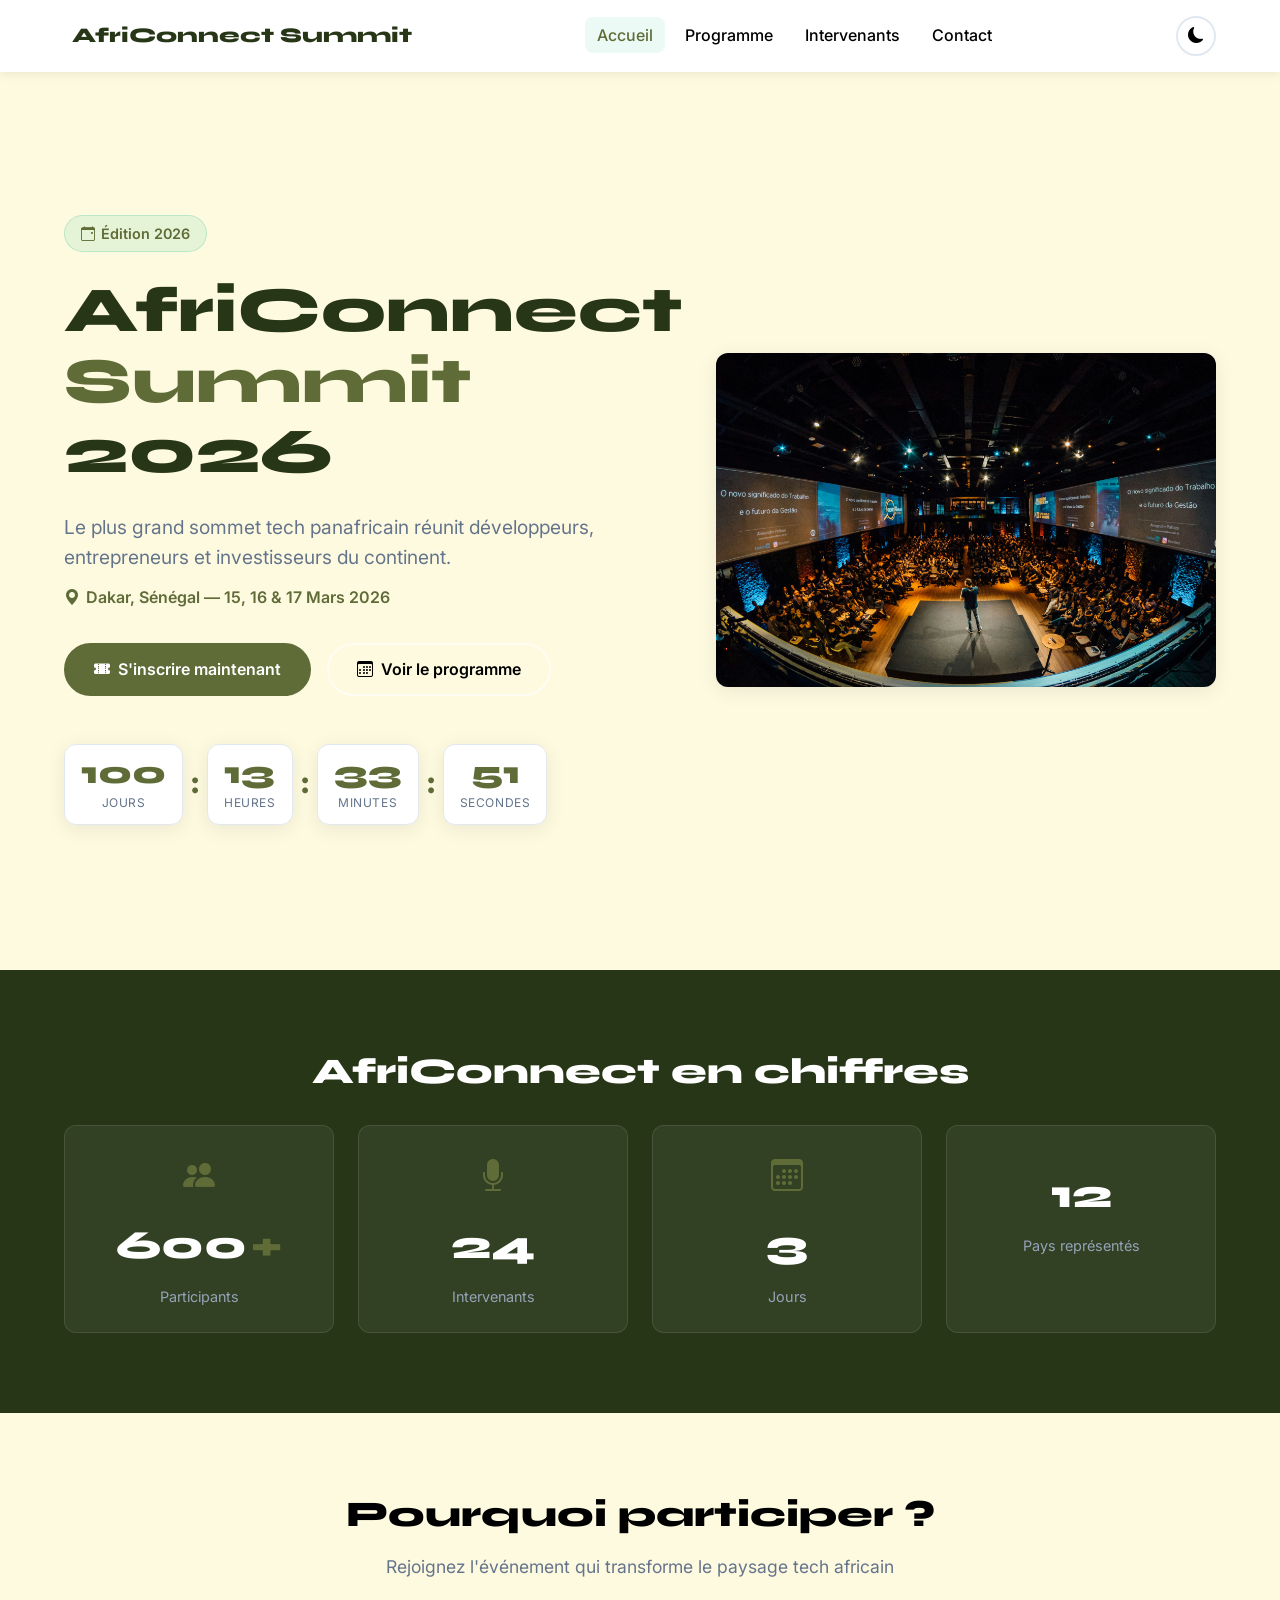
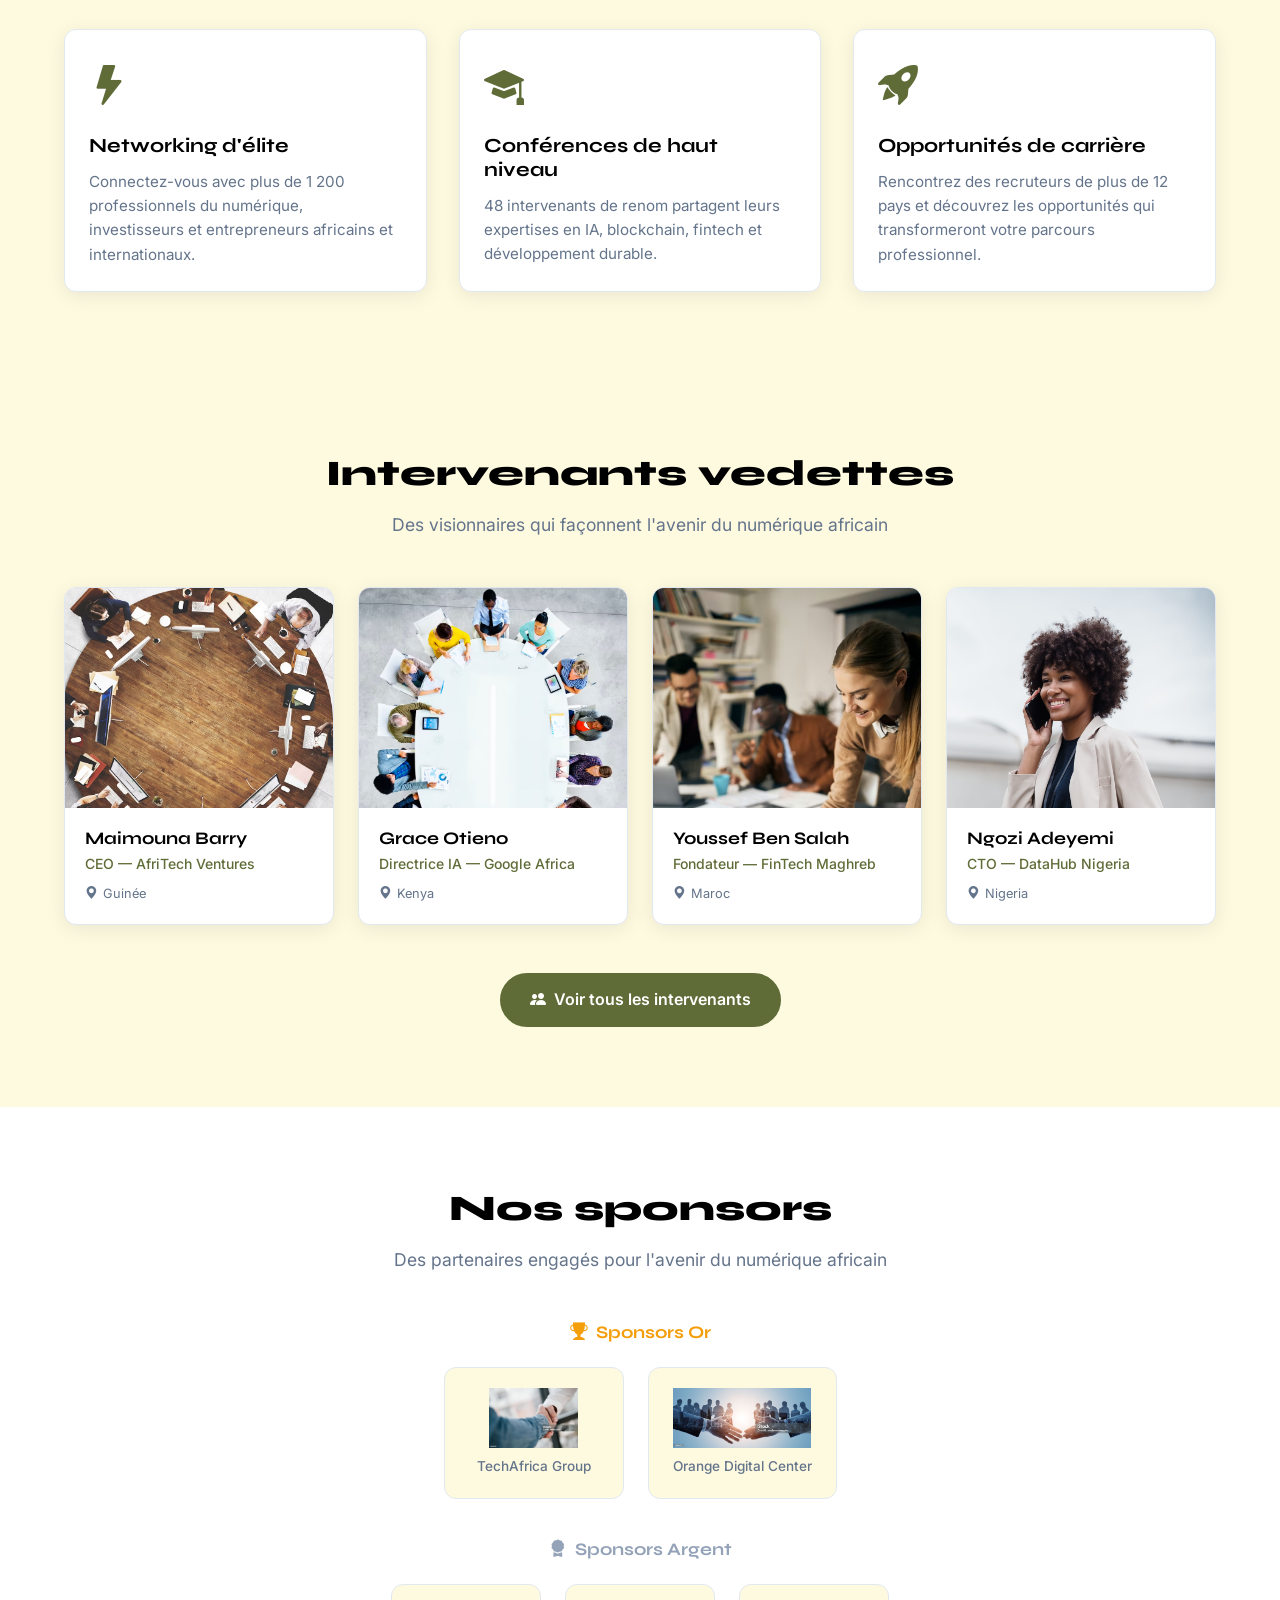
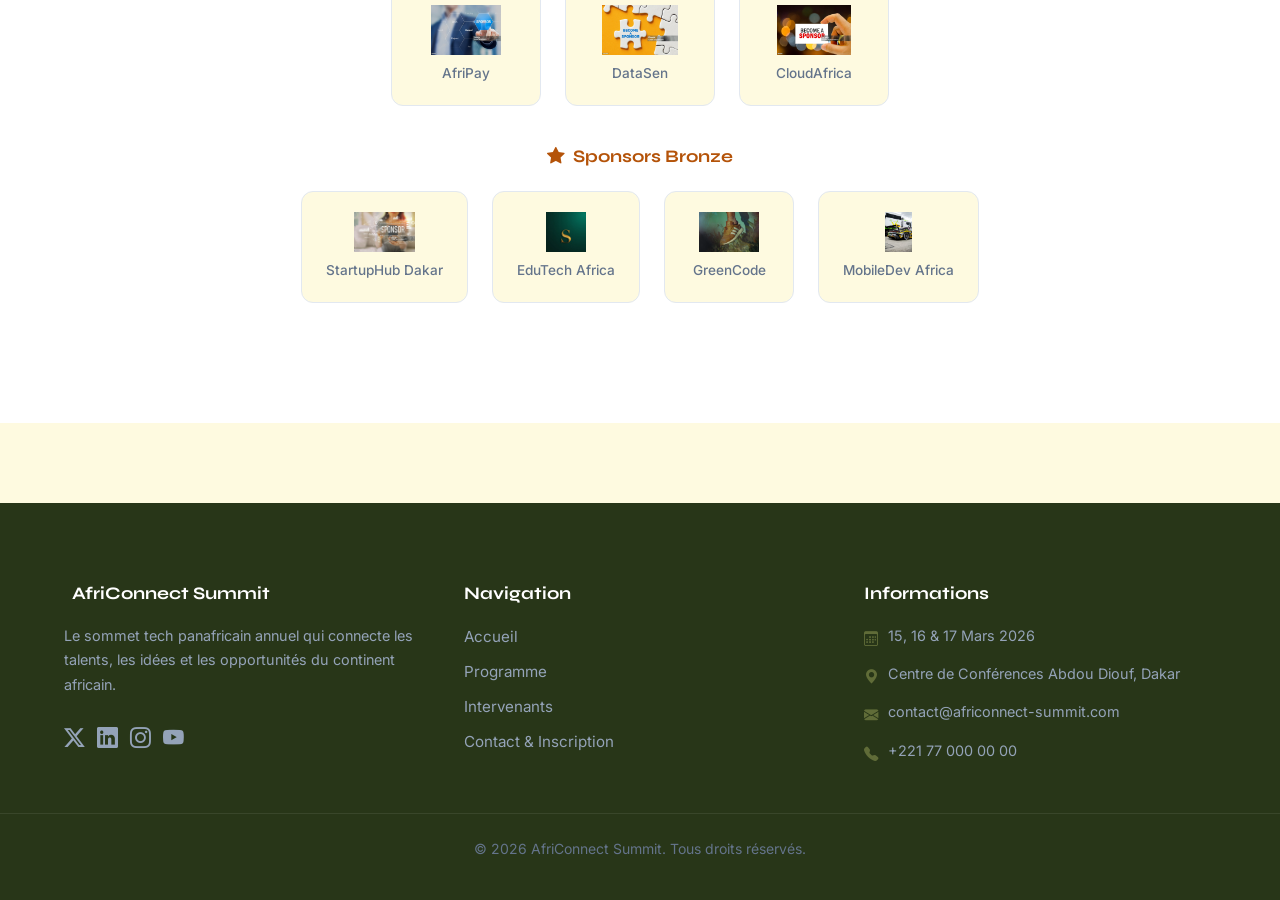
<file: index.html>
<!doctype html>
<html lang="fr">
  <head>
    <meta charset="UTF-8" />
    <meta name="viewport" content="width=device-width, initial-scale=1.0" />
    <title>AfriConnect Summit 2026 — Accueil</title>

    <!-- Bootstrap Icons via CDN -->
    <link
      rel="stylesheet"
      href="https://cdn.jsdelivr.net/npm/bootstrap-icons@1.11.3/font/bootstrap-icons.min.css"
    />

    <!-- Google Fonts : Syne (titres) + Inter (corps) -->
    <link
      href="https://fonts.googleapis.com/css2?family=Syne:wght@400;700;800&family=Inter:wght@400;500;600&display=swap"
      rel="stylesheet"
    />

    <!-- CSS personnalisé : UN SEUL fichier CSS, pas de CSS inline -->
    <link rel="stylesheet" href="css/style.css" />
  </head>

  <body>
    <!--  NAVBAR -->
    <header>
      <nav class="navbar" id="navbar">
        <div class="nav-container">
          <!-- Logo -->
          <a
            href="index.html"
            class="nav-logo"
            aria-label="Accueil AfriConnect Summit"
          >
            <i class="bi bi-globe-africa" aria-hidden="true"></i>
            AfriConnect Summit
          </a>

          <!-- Liens de navigation (cachés sur mobile, visibles sur desktop) -->
          <ul class="nav-links" id="navLinks">
            <li>
              <a href="index.html" class="nav-link active" aria-current="page"
                >Accueil</a
              >
            </li>
            <li><a href="programme.html" class="nav-link">Programme</a></li>
            <li>
              <a href="intervenants.html" class="nav-link">Intervenants</a>
            </li>
            <li><a href="contact.html" class="nav-link">Contact</a></li>
          </ul>

          <!-- Actions navbar -->
          <div class="nav-actions">
            <!-- Bouton Dark/Light Mode -->
            <!-- id="darkModeToggle" ciblé par JavaScript -->
            <button
              id="darkModeToggle"
              class="btn-dark-mode"
              aria-label="Activer le mode sombre"
            >
              <i class="bi bi-moon-fill" aria-hidden="true"></i>
            </button>

            <!-- Bouton hamburger mobile -->
            <!-- id="hamburger" ciblé par JavaScript -->
            <button
              id="hamburger"
              class="btn-hamburger"
              aria-label="Ouvrir le menu"
              aria-expanded="false"
              aria-controls="navLinks"
            >
              <i class="bi bi-list" aria-hidden="true"></i>
            </button>
          </div>
        </div>
      </nav>
    </header>

    <!-- CONTENU PRINCIPAL -->
    <main>
      <!--  SECTION HERO -->
      <!--
        min-height: 100vh → prend tout l'écran
        Animation CSS au chargement définie dans style.css
        Compte à rebours mis à jour par JavaScript dans main.js
      -->
      <section class="hero-section animate-section" id="hero">
        <div class="hero-content">
          <!-- Badge événement -->
          <span class="hero-badge">
            <i class="bi bi-calendar-event" aria-hidden="true"></i>
            Édition 2026
          </span>

          <!-- Titre principal H1 -->
          <h1 class="hero-title">
            AfriConnect <span class="text-accent">Summit</span> 2026
          </h1>

          <!-- Sous-titre avec lieu et dates fictives -->
          <p class="hero-subtitle">
            Le plus grand sommet tech panafricain réunit développeurs,
            entrepreneurs et investisseurs du continent.
          </p>
          <p class="hero-location">
            <i class="bi bi-geo-alt-fill" aria-hidden="true"></i>
            Dakar, Sénégal — 15, 16 & 17 Mars 2026
          </p>

          <!-- Deux boutons CTA -->
          <div class="hero-buttons">
            <a href="contact.html" class="btn btn-primary">
              <i class="bi bi-ticket-perforated-fill" aria-hidden="true"></i>
              S'inscrire maintenant
            </a>
            <a href="programme.html" class="btn btn-secondary">
              <i class="bi bi-calendar3" aria-hidden="true"></i>
              Voir le programme
            </a>
          </div>

          <!-- Compte à rebours en temps réel -->
          <!--
            JavaScript (main.js) met à jour les chiffres toutes les secondes
            avec setInterval() et calcule la différence avec la date de l'événement
          -->
          <div
            class="countdown"
            role="region"
            aria-label="Compte à rebours avant l'événement"
          >
            <div class="countdown-item">
              <span class="countdown-number" id="countdown-jours">00</span>
              <span class="countdown-label">Jours</span>
            </div>
            <div class="countdown-separator" aria-hidden="true">:</div>
            <div class="countdown-item">
              <span class="countdown-number" id="countdown-heures">00</span>
              <span class="countdown-label">Heures</span>
            </div>
            <div class="countdown-separator" aria-hidden="true">:</div>
            <div class="countdown-item">
              <span class="countdown-number" id="countdown-minutes">00</span>
              <span class="countdown-label">Minutes</span>
            </div>
            <div class="countdown-separator" aria-hidden="true">:</div>
            <div class="countdown-item">
              <span class="countdown-number" id="countdown-secondes">00</span>
              <span class="countdown-label">Secondes</span>
            </div>
          </div>
        </div>

        <!-- Image héro -->
        <div class="hero-image">
          <img
            src="images/alexandre-pellaes-6vAjp0pscX0-unsplash.jpg"
            alt="Salle de conférence AfriConnect Summit 2026 à Dakar remplie de participants"
          />
        </div>
      </section>

      <!-- SECTION CHIFFRES CLÉS -->
      <!--
        CSS Grid responsive défini dans style.css
        Compteurs animés par JavaScript (IntersectionObserver) dans main.js
        data-target = valeur finale du compteur
      -->
      <section class="stats-section animate-section" id="chiffres-cles">
        <div class="section-container">
          <h2 class="section-title">AfriConnect en chiffres</h2>

          <div class="stats-grid">
            <div class="stat-card">
              <i class="bi bi-people-fill stat-icon" aria-hidden="true"></i>
              <span class="stat-number" data-target="1200">0</span>
              <span class="stat-suffix">+</span>
              <span class="stat-label">Participants</span>
            </div>

            <div class="stat-card">
              <i class="bi bi-mic-fill stat-icon" aria-hidden="true"></i>
              <span class="stat-number" data-target="48">0</span>
              <span class="stat-label">Intervenants</span>
            </div>

            <div class="stat-card">
              <i class="bi bi-calendar3 stat-icon" aria-hidden="true"></i>
              <span class="stat-number" data-target="3">0</span>
              <span class="stat-label">Jours</span>
            </div>

            <div class="stat-card">
              <i class="bi bi-globe-africa stat-icon" aria-hidden="true"></i>
              <span class="stat-number" data-target="12">0</span>
              <span class="stat-label">Pays représentés</span>
            </div>
          </div>
        </div>
      </section>

      <!--  SECTION POURQUOI PARTICIPER-->
      <!--
        3 arguments en Flexbox
        Chaque argument : icône + titre + description
        Animation au scroll via IntersectionObserver (main.js)
      -->
      <section class="why-section animate-section" id="pourquoi">
        <div class="section-container">
          <h2 class="section-title">Pourquoi participer ?</h2>
          <p class="section-subtitle">
            Rejoignez l'événement qui transforme le paysage tech africain
          </p>

          <div class="why-flex">
            <article class="why-card">
              <i class="bi bi-lightning-fill why-icon" aria-hidden="true"></i>
              <h3>Networking d'élite</h3>
              <p>
                Connectez-vous avec plus de 1 200 professionnels du numérique,
                investisseurs et entrepreneurs africains et internationaux.
              </p>
            </article>

            <article class="why-card">
              <i class="bi bi-mortarboard-fill why-icon" aria-hidden="true"></i>
              <h3>Conférences de haut niveau</h3>
              <p>
                48 intervenants de renom partagent leurs expertises en IA,
                blockchain, fintech et développement durable.
              </p>
            </article>

            <article class="why-card">
              <i
                class="bi bi-rocket-takeoff-fill why-icon"
                aria-hidden="true"
              ></i>
              <h3>Opportunités de carrière</h3>
              <p>
                Rencontrez des recruteurs de plus de 12 pays et découvrez les
                opportunités qui transformeront votre parcours professionnel.
              </p>
            </article>
          </div>
        </div>
      </section>

      <!--  SECTION INTERVENANTS VEDETTES-->
      <!--
        4 intervenants fictifs en CSS Grid
        Effets hover définis dans style.css
        Bouton de redirection vers intervenants.html
      -->
      <section
        class="speakers-section animate-section"
        id="intervenants-vedettes"
      >
        <div class="section-container">
          <h2 class="section-title">Intervenants vedettes</h2>
          <p class="section-subtitle">
            Des visionnaires qui façonnent l'avenir du numérique africain
          </p>

          <div class="speakers-grid">
            <!-- Intervenant 1 -->
            <article class="speaker-card">
              <div class="speaker-photo">
                <img
                  src="images/premium_photo-1723809767666-fb1cd419561f.avif"
                  alt="Photo de Maimouna Barry, CEO AfriTech Ventures, Guinée"
                />
              </div>
              <div class="speaker-info">
                <h3 class="speaker-name">Maimouna Barry</h3>
                <p class="speaker-title">CEO — AfriTech Ventures</p>
                <p class="speaker-country">
                  <i class="bi bi-geo-alt-fill" aria-hidden="true"></i>
                  Guinée
                </p>
              </div>
            </article>

            <!-- Intervenant 2 -->
            <article class="speaker-card">
              <div class="speaker-photo">
                <img
                  src="images/premium_photo-1723291331030-d6874d63e5bf.avif"
                  alt="Photo de Grace Otieno, Directrice IA chez Google Africa, Kenya"
                />
              </div>
              <div class="speaker-info">
                <h3 class="speaker-name">Grace Otieno</h3>
                <p class="speaker-title">Directrice IA — Google Africa</p>
                <p class="speaker-country">
                  <i class="bi bi-geo-alt-fill" aria-hidden="true"></i>
                  Kenya
                </p>
              </div>
            </article>

            <!-- Intervenant 3 -->
            <article class="speaker-card">
              <div class="speaker-photo">
                <img
                  src="images/premium_photo-1661945966032-e8b85e3ca016.avif"
                  alt="Photo de Youssef Ben Salah, Fondateur FinTech Maghreb, Maroc"
                />
              </div>
              <div class="speaker-info">
                <h3 class="speaker-name">Youssef Ben Salah</h3>
                <p class="speaker-title">Fondateur — FinTech Maghreb</p>
                <p class="speaker-country">
                  <i class="bi bi-geo-alt-fill" aria-hidden="true"></i>
                  Maroc
                </p>
              </div>
            </article>

            <!-- Intervenant 4 -->
            <article class="speaker-card">
              <div class="speaker-photo">
                <img
                  src="images/pexels-mizunokozuki-12911890.jpg"
                  alt="Photo de Ngozi Adeyemi, CTO DataHub Nigeria, Nigeria"
                />
              </div>
              <div class="speaker-info">
                <h3 class="speaker-name">Ngozi Adeyemi</h3>
                <p class="speaker-title">CTO — DataHub Nigeria</p>
                <p class="speaker-country">
                  <i class="bi bi-geo-alt-fill" aria-hidden="true"></i>
                  Nigeria
                </p>
              </div>
            </article>
          </div>

          <!-- Bouton de redirection vers intervenants.html -->
          <div class="section-cta">
            <a href="intervenants.html" class="btn btn-primary">
              <i class="bi bi-people-fill" aria-hidden="true"></i>
              Voir tous les intervenants
            </a>
          </div>
        </div>
      </section>

      <!-- SECTION SPONSORS  -->
      <!--
        3 niveaux : Or, Argent, Bronze
        Différenciés visuellement par la taille
        Disposition en Flexbox
      -->
      <section class="sponsors-section animate-section" id="sponsors">
        <div class="section-container">
          <h2 class="section-title">Nos sponsors</h2>
          <p class="section-subtitle">
            Des partenaires engagés pour l'avenir du numérique africain
          </p>

          <!-- Niveau Or -->
          <div class="sponsors-level">
            <h3 class="sponsor-level-title sponsor-or">
              <i class="bi bi-trophy-fill" aria-hidden="true"></i>
              Sponsors Or
            </h3>
            <div class="sponsors-flex sponsors-flex-or">
              <div class="sponsor-card sponsor-card-or">
                <img
                  src="images/istockphoto-1367530390-1024x1024.jpg"
                  alt="Logo du sponsor Or : TechAfrica Group"
                />
                <span>TechAfrica Group</span>
              </div>
              <div class="sponsor-card sponsor-card-or">
                <img
                  src="images/istockphoto-1315541777-1024x1024.jpg"
                  alt="Logo du sponsor Or : Orange Digital Center"
                />
                <span>Orange Digital Center</span>
              </div>
            </div>
          </div>

          <!-- Niveau Argent -->
          <div class="sponsors-level">
            <h3 class="sponsor-level-title sponsor-argent">
              <i class="bi bi-award-fill" aria-hidden="true"></i>
              Sponsors Argent
            </h3>
            <div class="sponsors-flex sponsors-flex-argent">
              <div class="sponsor-card sponsor-card-argent">
                <img
                  src="images/istockphoto-520948744-1024x1024.jpg"
                  alt="Logo du sponsor Argent : AfriPay"
                />
                <span>AfriPay</span>
              </div>
              <div class="sponsor-card sponsor-card-argent">
                <img
                  src="images/istockphoto-1320739633-1024x1024.jpg"
                  alt="Logo du sponsor Argent : DataSen"
                />
                <span>DataSen</span>
              </div>
              <div class="sponsor-card sponsor-card-argent">
                <img
                  src="images/istockphoto-881120664-1024x1024.jpg"
                  alt="Logo du sponsor Argent : CloudAfrica"
                />
                <span>CloudAfrica</span>
              </div>
            </div>
          </div>

          <!-- Niveau Bronze -->
          <div class="sponsors-level">
            <h3 class="sponsor-level-title sponsor-bronze">
              <i class="bi bi-star-fill" aria-hidden="true"></i>
              Sponsors Bronze
            </h3>
            <div class="sponsors-flex sponsors-flex-bronze">
              <div class="sponsor-card sponsor-card-bronze">
                <img
                  src="images/istockphoto-1090652266-1024x1024.jpg"
                  alt="Logo du sponsor Bronze : StartupHub Dakar"
                />
                <span>StartupHub Dakar</span>
              </div>
              <div class="sponsor-card sponsor-card-bronze">
                <img
                  src="images/premium_photo-1669075651564-2089e87a9920.avif"
                  alt="Logo du sponsor Bronze : EduTech Africa"
                />
                <span>EduTech Africa</span>
              </div>
              <div class="sponsor-card sponsor-card-bronze">
                <img
                  src="images/photo-1551421184-c6be252c2b26.avif"
                  alt="Logo du sponsor Bronze : GreenCode"
                />
                <span>GreenCode</span>
              </div>
              <div class="sponsor-card sponsor-card-bronze">
                <img
                  src="images/photo-1657702540736-df73455afb29.avif"
                  alt="Logo du sponsor Bronze : MobileDev Africa"
                />
                <span>MobileDev Africa</span>
              </div>
            </div>
          </div>
        </div>
      </section>
    </main>

    <!--  FOOTER -->
    <!--
      3 colonnes en Flexbox défini dans style.css
      id="currentYear" → JavaScript injecte l'année avec new Date().getFullYear()
    -->
    <footer class="site-footer">
      <div class="footer-container">
        <!-- Colonne 1 : À propos -->
        <div class="footer-col">
          <h3 class="footer-title">
            <i class="bi bi-globe-africa" aria-hidden="true"></i>
            AfriConnect Summit
          </h3>
          <p class="footer-desc">
            Le sommet tech panafricain annuel qui connecte les talents, les
            idées et les opportunités du continent africain.
          </p>
          <!-- Réseaux sociaux -->
          <div class="footer-socials">
            <a href="#" aria-label="Twitter AfriConnect Summit">
              <i class="bi bi-twitter-x" aria-hidden="true"></i>
            </a>
            <a href="#" aria-label="LinkedIn AfriConnect Summit">
              <i class="bi bi-linkedin" aria-hidden="true"></i>
            </a>
            <a href="#" aria-label="Instagram AfriConnect Summit">
              <i class="bi bi-instagram" aria-hidden="true"></i>
            </a>
            <a href="#" aria-label="YouTube AfriConnect Summit">
              <i class="bi bi-youtube" aria-hidden="true"></i>
            </a>
          </div>
        </div>

        <!-- Colonne 2 : Navigation -->
        <div class="footer-col">
          <h3 class="footer-title">Navigation</h3>
          <ul class="footer-links">
            <li><a href="index.html">Accueil</a></li>
            <li><a href="programme.html">Programme</a></li>
            <li><a href="intervenants.html">Intervenants</a></li>
            <li><a href="contact.html">Contact & Inscription</a></li>
          </ul>
        </div>

        <!-- Colonne 3 : Informations pratiques -->
        <div class="footer-col">
          <h3 class="footer-title">Informations</h3>
          <ul class="footer-info">
            <li>
              <i class="bi bi-calendar3" aria-hidden="true"></i>
              15, 16 & 17 Mars 2026
            </li>
            <li>
              <i class="bi bi-geo-alt-fill" aria-hidden="true"></i>
              Centre de Conférences Abdou Diouf, Dakar
            </li>
            <li>
              <i class="bi bi-envelope-fill" aria-hidden="true"></i>
              contact@africonnect-summit.com
            </li>
            <li>
              <i class="bi bi-telephone-fill" aria-hidden="true"></i>
              +221 77 000 00 00
            </li>
          </ul>
        </div>
      </div>

      <!-- Ligne de copyright -->
      <div class="footer-bottom">
        <p>
          &copy; <span id="currentYear"></span> AfriConnect Summit. Tous droits
          réservés.
        </p>
      </div>
    </footer>

    <!-- Bouton retour en haut -->
    <!--
      display: none par défaut dans style.css
      JavaScript l'affiche après 300px de scroll
      Au clic : scrollTo({ top: 0, behavior: 'smooth' })
    -->
    <button id="backToTop" aria-label="Retour en haut de la page">
      <i class="bi bi-arrow-up" aria-hidden="true"></i>
    </button>

    <!-- JavaScript : UN SEUL fichier main.js -->
    <script src="js/main.js"></script>
  </body>
</html>
</file>
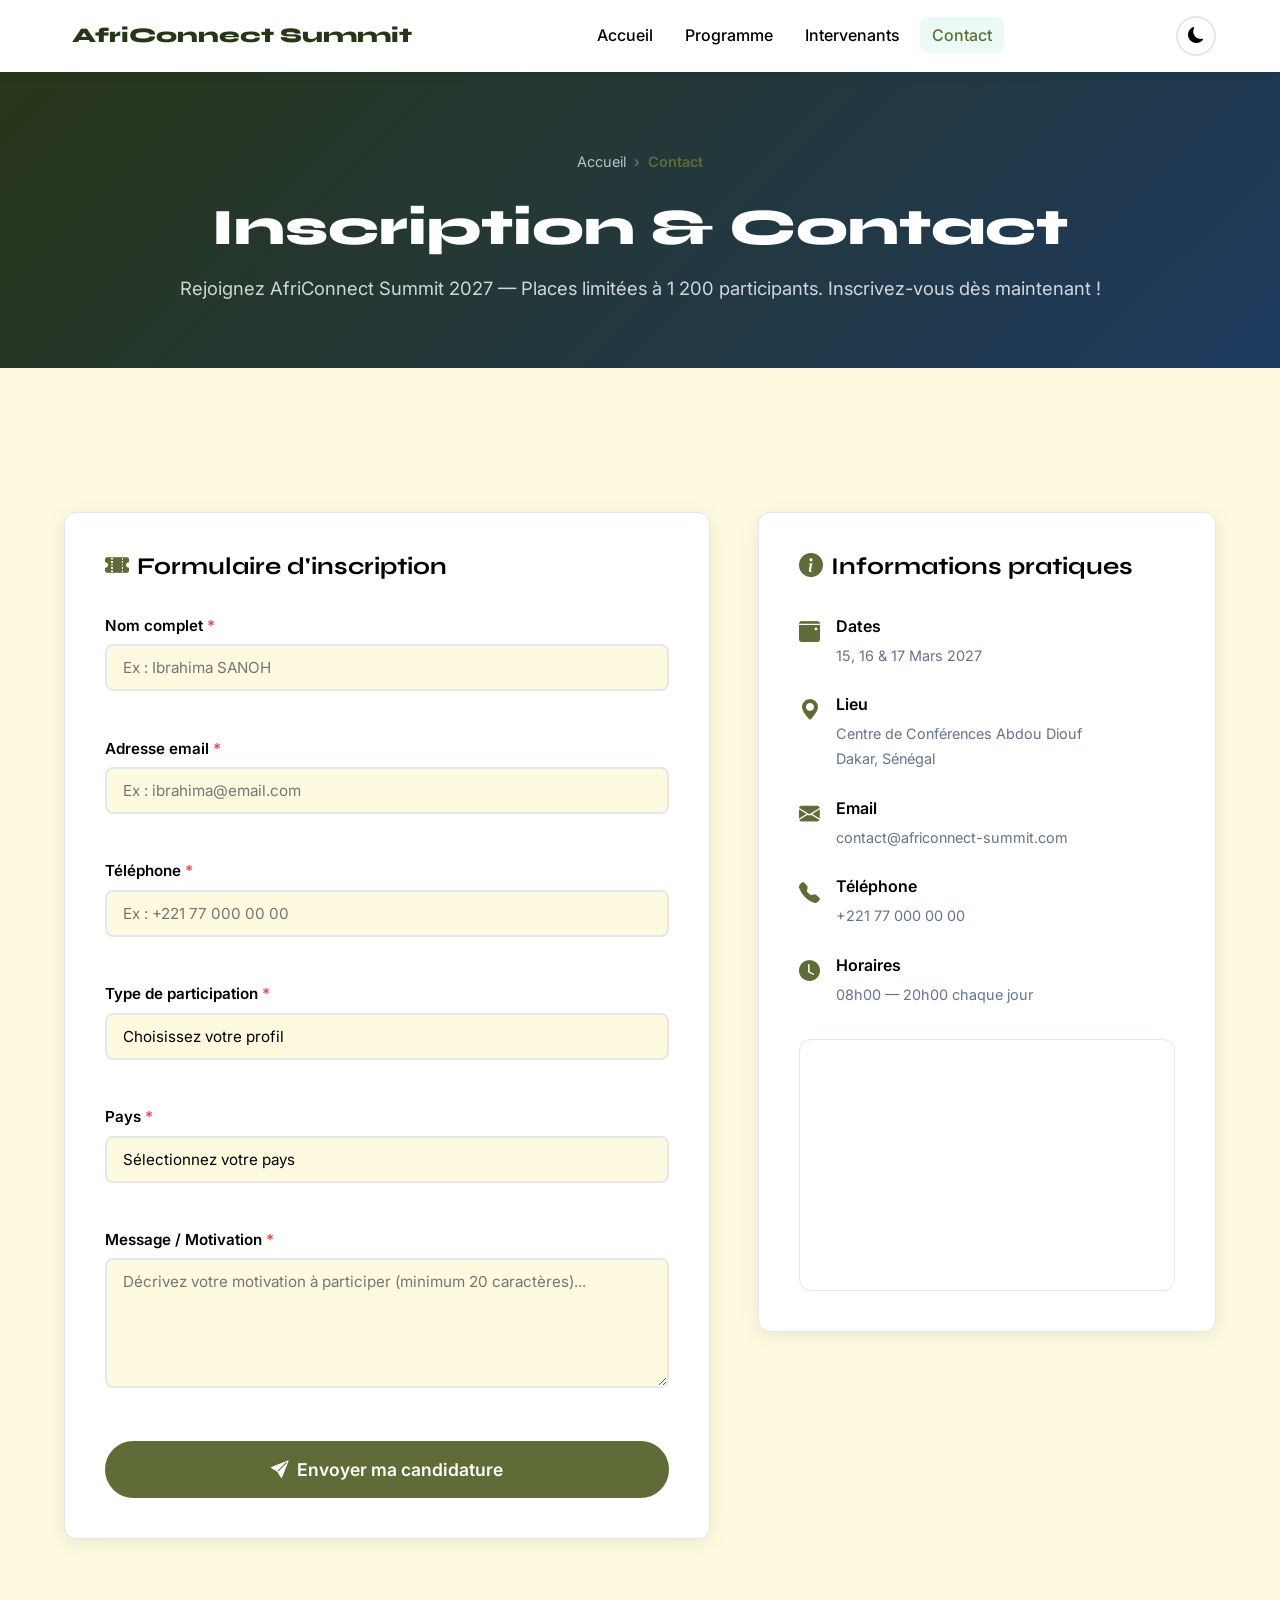
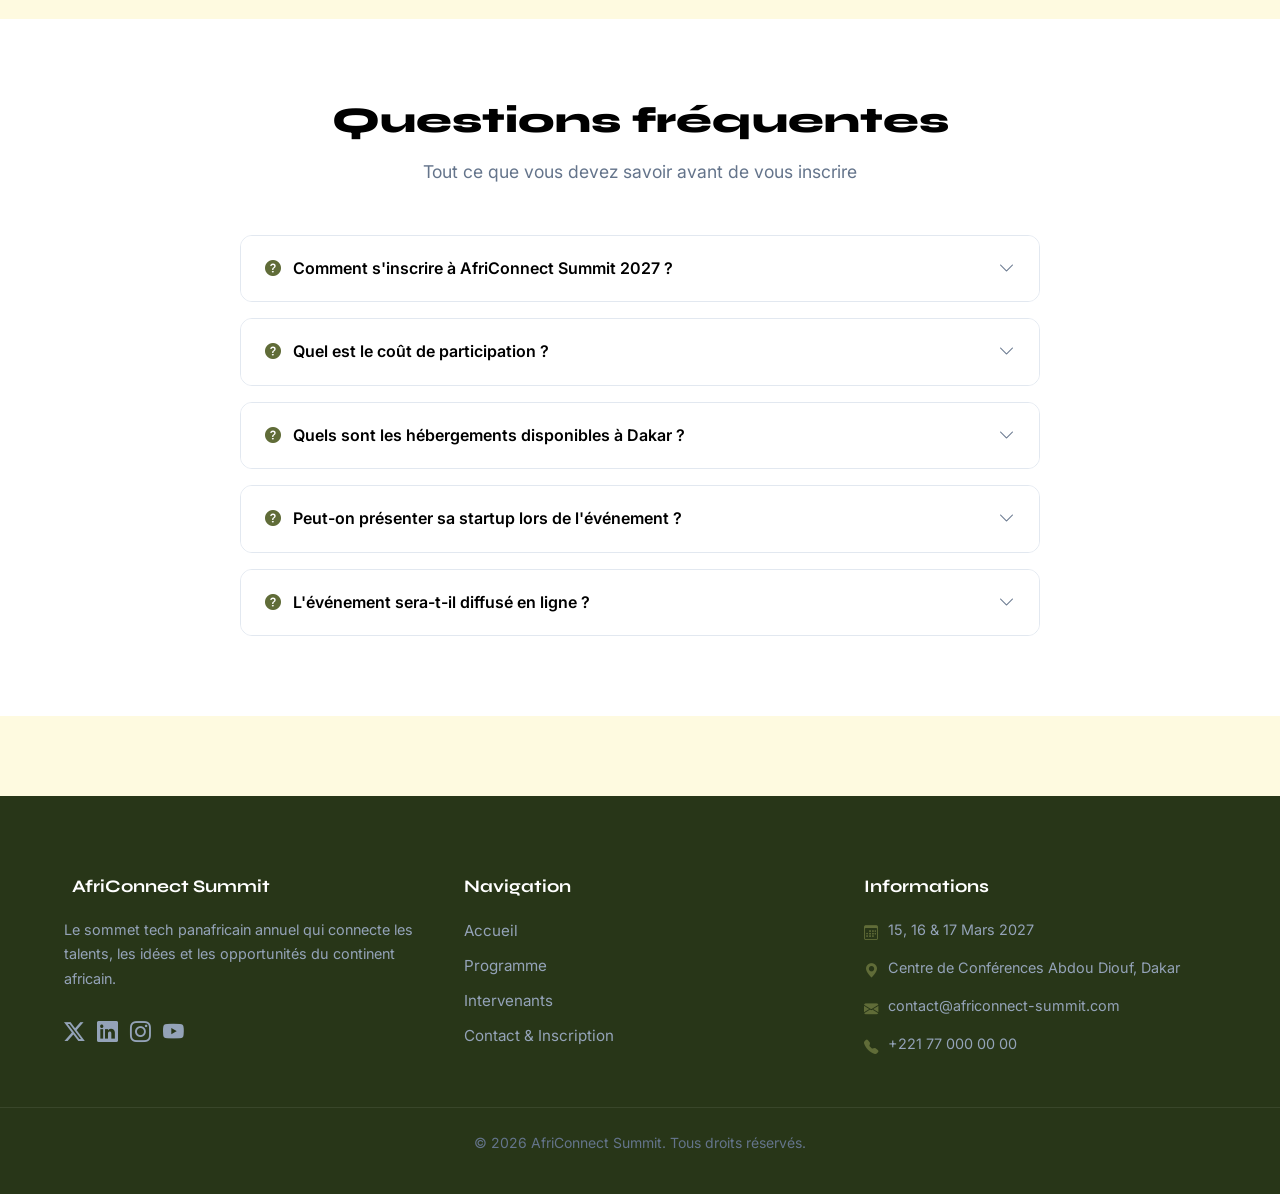
<file: contact.html>
<!doctype html>
<html lang="fr">
  <head>
    <meta charset="UTF-8" />
    <meta name="viewport" content="width=device-width, initial-scale=1.0" />
    <title>AfriConnect Summit 2026 — Contact</title>
    <!-- Bootstrap Icons via CDN -->
    <link
      rel="stylesheet"
      href="https://cdn.jsdelivr.net/npm/bootstrap-icons@1.11.3/font/bootstrap-icons.min.css"
    />
    <!-- Google Fonts -->
    <link
      href="https://fonts.googleapis.com/css2?family=Syne:wght@400;700;800&family=Inter:wght@400;500;600&display=swap"
      rel="stylesheet"
    />
    <!-- CSS personnalisé -->
    <link rel="stylesheet" href="css/style.css" />
  </head>
  <body>
    <!-- NAVBAR -->
    <header>
      <nav class="navbar" id="navbar">
        <div class="nav-container">
          <a
            href="index.html"
            class="nav-logo"
            aria-label="Accueil AfriConnect Summit"
          >
            <i class="bi bi-globe-africa" aria-hidden="true"></i>
            AfriConnect Summit
          </a>

          <ul class="nav-links" id="navLinks">
            <li><a href="index.html" class="nav-link">Accueil</a></li>
            <li><a href="programme.html" class="nav-link">Programme</a></li>
            <li>
              <a href="intervenants.html" class="nav-link">Intervenants</a>
            </li>
            <li>
              <a href="contact.html" class="nav-link active" aria-current="page"
                >Contact</a
              >
            </li>
          </ul>

          <div class="nav-actions">
            <button
              id="darkModeToggle"
              class="btn-dark-mode"
              aria-label="Activer le mode sombre"
            >
              <i class="bi bi-moon-fill" aria-hidden="true"></i>
            </button>
            <button
              id="hamburger"
              class="btn-hamburger"
              aria-label="Ouvrir le menu"
              aria-expanded="false"
              aria-controls="navLinks"
            >
              <i class="bi bi-list" aria-hidden="true"></i>
            </button>
          </div>
        </div>
      </nav>
    </header>

    <!-- CONTENU PRINCIPAL -->
    <main>
      <!-- HERO INTERNE -->
      <section class="page-hero">
        <div class="page-hero-content">
          <!-- Fil d'Ariane -->
          <nav class="breadcrumb" aria-label="Fil d'Ariane">
            <a href="index.html">Accueil</a>
            <span aria-hidden="true"> &rsaquo; </span>
            <span aria-current="page">Contact</span>
          </nav>

          <h1 class="page-hero-title">Inscription & Contact</h1>
          <p class="page-hero-subtitle">
            Rejoignez AfriConnect Summit 2027 — Places limitées à 1 200
            participants. Inscrivez-vous dès maintenant !
          </p>
        </div>
      </section>
      <!-- SECTION FORMULAIRE + INFOS -->
      <section class="contact-section animate-section" id="contact">
        <div class="section-container">
          <div class="contact-layout">
            <!-- FORMULAIRE D'INSCRIPTION -->
            <!--
              Deux colonnes Flexbox : formulaire à gauche, infos à droite
              novalidate → JavaScript gère la validation (pas le navigateur)
              Validation JavaScript obligatoire :
              - tous les champs requis
              - email vérifié par regex
              - téléphone minimum 8 chiffres
              - message minimum 20 caractères
              - retour visuel par champ (bordure rouge/verte + message d'erreur)
              - message de succès stylisé après soumission valide
              - réinitialisation du formulaire après succès
            -->
            <div class="form-wrapper">
              <h2 class="form-title">
                <i class="bi bi-ticket-perforated-fill" aria-hidden="true"></i>
                Formulaire d'inscription
              </h2>

              <form id="inscriptionForm" novalidate></form>
              <!-- Nom complet -->
              <div class="form-group">
                <label for="nom" class="form-label">
                  Nom complet
                  <span class="required" aria-hidden="true">*</span>
                </label>
                <input
                  type="text"
                  id="nom"
                  name="nom"
                  class="form-input"
                  placeholder="Ex : Ibrahima SANOH"
                  required
                  aria-required="true"
                />
                <!-- Zone d'erreur — remplie par JavaScript -->
                <span class="form-error" id="nom-error" role="alert"></span>
              </div>
              <!-- Email -->
              <div class="form-group">
                <label for="email" class="form-label">
                  Adresse email
                  <span class="required" aria-hidden="true">*</span>
                </label>
                <input
                  type="email"
                  id="email"
                  name="email"
                  class="form-input"
                  placeholder="Ex : ibrahima@email.com"
                  required
                  aria-required="true"
                />
                <span class="form-error" id="email-error" role="alert"></span>
              </div>
              <!-- Téléphone -->
              <div class="form-group">
                <label for="telephone" class="form-label">
                  Téléphone <span class="required" aria-hidden="true">*</span>
                </label>
                <input
                  type="tel"
                  id="telephone"
                  name="telephone"
                  class="form-input"
                  placeholder="Ex : +221 77 000 00 00"
                  required
                  aria-required="true"
                />
                <span
                  class="form-error"
                  id="telephone-error"
                  role="alert"
                ></span>
              </div>
              <!-- Type de participation -->
              <div class="form-group">
                <label for="participation" class="form-label">
                  Type de participation
                  <span class="required" aria-hidden="true">*</span>
                </label>
                <select
                  id="participation"
                  name="participation"
                  class="form-select"
                  required
                  aria-required="true"
                >
                  <option value="" disabled selected>
                    Choisissez votre profil
                  </option>
                  <option value="developpeur">Développeur / Ingénieur</option>
                  <option value="entrepreneur">Entrepreneur / Fondateur</option>
                  <option value="investisseur">Investisseur / VC</option>
                  <option value="etudiant">Étudiant / Chercheur</option>
                  <option value="manager">Manager / Directeur</option>
                  <option value="autre">Autre</option>
                </select>
                <span
                  class="form-error"
                  id="participation-error"
                  role="alert"
                ></span>
              </div>
              <!-- Pays africain d'origine -->
              <div class="form-group">
                <label for="pays" class="form-label">
                  Pays <span class="required" aria-hidden="true">*</span>
                </label>
                <select
                  id="pays"
                  name="pays"
                  class="form-select"
                  required
                  aria-required="true"
                >
                  <option value="" disabled selected>
                    Sélectionnez votre pays
                  </option>
                  <option value="senegal">Sénégal</option>
                  <option value="guinee">Guinée</option>
                  <option value="mali">Mali</option>
                  <option value="cote-ivoire">Côte d'Ivoire</option>
                  <option value="ghana">Ghana</option>
                  <option value="nigeria">Nigeria</option>
                  <option value="kenya">Kenya</option>
                  <option value="maroc">Maroc</option>
                  <option value="tunisie">Tunisie</option>
                  <option value="cameroun">Cameroun</option>
                  <option value="autre-afrique">Autre pays africain</option>
                  <option value="hors-afrique">Hors Afrique</option>
                </select>
                <span class="form-error" id="pays-error" role="alert"></span>
              </div>
              <!-- Message / Motivation -->
              <div class="form-group">
                <label for="message" class="form-label">
                  Message / Motivation
                  <span class="required" aria-hidden="true">*</span>
                </label>
                <textarea
                  id="message"
                  name="message"
                  class="form-textarea"
                  rows="5"
                  placeholder="Décrivez votre motivation à participer (minimum 20 caractères)..."
                  required
                  aria-required="true"
                  minlength="20"
                ></textarea>
                <span class="form-error" id="message-error" role="alert"></span>
              </div>
              <!-- Bouton d'envoi -->
              <button type="submit" class="btn btn-primary btn-submit">
                <i class="bi bi-send-fill" aria-hidden="true"></i>
                Envoyer ma candidature
              </button>
              <!-- Message de succès (caché par défaut, affiché par JS) -->
              <div
                class="form-success"
                id="successMessage"
                role="status"
                aria-live="polite"
                style="display: none"
              >
                <i class="bi bi-check-circle-fill" aria-hidden="true"></i>
                <div>
                  <strong>Candidature envoyée avec succès !</strong>
                  <p>
                    Nous vous contacterons dans les 48h pour confirmer votre
                    inscription.
                  </p>
                </div>
              </div>
            </div>
            <!--  INFORMATIONS DE CONTACT  -->
            <aside class="contact-info">
              <h2 class="contact-info-title">
                <i class="bi bi-info-circle-fill" aria-hidden="true"></i>
                Informations pratiques
              </h2>

              <ul class="contact-info-list">
                <li>
                  <i class="bi bi-calendar3-event-fill" aria-hidden="true"></i>
                  <div>
                    <strong>Dates</strong>
                    <span>15, 16 & 17 Mars 2027</span>
                  </div>
                </li>
                <li>
                  <i class="bi bi-geo-alt-fill" aria-hidden="true"></i>
                  <div>
                    <strong>Lieu</strong>
                    <span
                      >Centre de Conférences Abdou Diouf<br />Dakar,
                      Sénégal</span
                    >
                  </div>
                </li>
                <li>
                  <i class="bi bi-envelope-fill" aria-hidden="true"></i>
                  <div>
                    <strong>Email</strong>
                    <span>contact@africonnect-summit.com</span>
                  </div>
                </li>
                <li>
                  <i class="bi bi-telephone-fill" aria-hidden="true"></i>
                  <div>
                    <strong>Téléphone</strong>
                    <span>+221 77 000 00 00</span>
                  </div>
                </li>
                <li>
                  <i class="bi bi-clock-fill" aria-hidden="true"></i>
                  <div>
                    <strong>Horaires</strong>
                    <span>08h00 — 20h00 chaque jour</span>
                  </div>
                </li>
              </ul>

              <!-- Carte Google Maps -->
              <!--
                iframe intégré pointant vers Dakar, Sénégal
                title obligatoire pour l'accessibilité
                loading="lazy" pour les performances
              -->
              <div class="map-wrapper">
                <iframe
                  src="https://www.google.com/maps/embed?pb=!1m18!1m12!1m3!1d15437.024!2d-17.4676!3d14.7278!2m3!1f0!2f0!3f0!3m2!1i1024!2i768!4f13.1!3m3!1m2!1s0xec173d4bf647c79%3A0xd4e74bae4c6b5a55!2sDakar%2C%20S%C3%A9n%C3%A9gal!5e0!3m2!1sfr!2sfr!4v1234567890"
                  width="100"
                  height="250"
                  style="border: 0"
                  allowfullscreen=""
                  loading="lazy"
                  referrerpolicy="no-referrer-when-downgrade"
                  title="Localisation du Centre de Conférences Abdou Diouf à Dakar, Sénégal"
                ></iframe>
              </div>
            </aside>
          </div>
        </div>
      </section>
      <!-- FAQ EN ACCORDÉON CSS PUR -->
      <!--
        IMPORTANT : accordéon fonctionnel en CSS UNIQUEMENT
        Technique avec <details> et <summary> HTML natif
        OU technique avec :focus-within / :checked
        AUCUN JavaScript pour cette partie
        Animation d'ouverture avec transition CSS
      -->
      <section class="faq-section animate-section" id="faq">
        <div class="section-container">
          <h2 class="section-title">Questions fréquentes</h2>
          <p class="section-subtitle">
            Tout ce que vous devez savoir avant de vous inscrire
          </p>

          <div class="faq-container">
            <!-- Question 1 -->
            <!--
              <details> et <summary> = accordéon HTML natif
              Fonctionne SANS JavaScript
              L'attribut open est géré par le navigateur
              transition CSS sur le contenu pour l'animation
            -->
            <details class="faq-item">
              <summary class="faq-question">
                <i class="bi bi-question-circle-fill" aria-hidden="true"></i>
                Comment s'inscrire à AfriConnect Summit 2027 ?
                <i
                  class="bi bi-chevron-down faq-chevron"
                  aria-hidden="true"
                ></i>
              </summary>
              <div class="faq-reponse">
                <p>
                  L'inscription se fait via le formulaire en ligne sur cette
                  page. Remplissez tous les champs obligatoires et soumettez
                  votre candidature. Vous recevrez une confirmation par email
                  dans les 48 heures. Les places sont limitées à 1 200
                  participants, inscrivez-vous rapidement !
                </p>
              </div>
            </details>
            <!-- Question 2 -->
            <details class="faq-item">
              <summary class="faq-question">
                <i class="bi bi-question-circle-fill" aria-hidden="true"></i>
                Quel est le coût de participation ?
                <i
                  class="bi bi-chevron-down faq-chevron"
                  aria-hidden="true"
                ></i>
              </summary>
              <div class="faq-reponse">
                <p>
                  AfriConnect Summit 2027 propose plusieurs tarifs adaptés :
                  Pass Étudiant (gratuit sur dossier), Pass Professionnel (50
                  000 FCFA), Pass VIP (150 000 FCFA avec accès aux événements
                  privés). Des bourses de participation sont disponibles pour
                  les talents africains méritants.
                </p>
              </div>
            </details>
            <!-- Question 3 -->
            <details class="faq-item">
              <summary class="faq-question">
                <i class="bi bi-question-circle-fill" aria-hidden="true"></i>
                Quels sont les hébergements disponibles à Dakar ?
                <i
                  class="bi bi-chevron-down faq-chevron"
                  aria-hidden="true"
                ></i>
              </summary>
              <div class="faq-reponse">
                <p>
                  Des partenariats avec des hôtels à proximité du centre de
                  conférences permettent aux participants de bénéficier de
                  tarifs préférentiels. La liste des hôtels partenaires vous
                  sera communiquée après confirmation de votre inscription. Des
                  navettes seront organisées depuis les principaux hôtels.
                </p>
              </div>
            </details>
            <!-- Question 4 -->
            <details class="faq-item">
              <summary class="faq-question">
                <i class="bi bi-question-circle-fill" aria-hidden="true"></i>
                Peut-on présenter sa startup lors de l'événement ?
                <i
                  class="bi bi-chevron-down faq-chevron"
                  aria-hidden="true"
                ></i>
              </summary>
              <div class="faq-reponse">
                <p>
                  Oui ! AfriConnect Summit 2027 propose un espace "Startup Expo"
                  avec des stands disponibles pour les startups africaines. Un
                  concours de pitch devant un jury d'investisseurs est organisé
                  le Jour 2. Mentionnez votre intérêt dans le champ message du
                  formulaire.
                </p>
              </div>
            </details>
            <!-- Question 5 -->
            <details class="faq-item">
              <summary class="faq-question">
                <i class="bi bi-question-circle-fill" aria-hidden="true"></i>
                L'événement sera-t-il diffusé en ligne ?
                <i
                  class="bi bi-chevron-down faq-chevron"
                  aria-hidden="true"
                ></i>
              </summary>
              <div class="faq-reponse">
                <p>
                  Les keynotes principales seront diffusées en direct sur notre
                  chaîne YouTube. Un accès digital au replay de toutes les
                  conférences sera disponible pour les participants inscrits
                  pendant 30 jours après l'événement.
                </p>
              </div>
            </details>
          </div>
        </div>
      </section>
    </main>

    <!-- FOOTER -->
    <footer class="site-footer">
      <div class="footer-container">
        <div class="footer-col">
          <h3 class="footer-title">
            <i class="bi bi-globe-africa" aria-hidden="true"></i>
            AfriConnect Summit
          </h3>
          <p class="footer-desc">
            Le sommet tech panafricain annuel qui connecte les talents, les
            idées et les opportunités du continent africain.
          </p>
          <div class="footer-socials">
            <a href="#" aria-label="Twitter AfriConnect Summit">
              <i class="bi bi-twitter-x" aria-hidden="true"></i>
            </a>
            <a href="#" aria-label="LinkedIn AfriConnect Summit">
              <i class="bi bi-linkedin" aria-hidden="true"></i>
            </a>
            <a href="#" aria-label="Instagram AfriConnect Summit">
              <i class="bi bi-instagram" aria-hidden="true"></i>
            </a>
            <a href="#" aria-label="YouTube AfriConnect Summit">
              <i class="bi bi-youtube" aria-hidden="true"></i>
            </a>
          </div>
        </div>

        <div class="footer-col">
          <h3 class="footer-title">Navigation</h3>
          <ul class="footer-links">
            <li><a href="index.html">Accueil</a></li>
            <li><a href="programme.html">Programme</a></li>
            <li><a href="intervenants.html">Intervenants</a></li>
            <li><a href="contact.html">Contact & Inscription</a></li>
          </ul>
        </div>

        <div class="footer-col">
          <h3 class="footer-title">Informations</h3>
          <ul class="footer-info">
            <li>
              <i class="bi bi-calendar3" aria-hidden="true"></i>
              15, 16 & 17 Mars 2027
            </li>
            <li>
              <i class="bi bi-geo-alt-fill" aria-hidden="true"></i>
              Centre de Conférences Abdou Diouf, Dakar
            </li>
            <li>
              <i class="bi bi-envelope-fill" aria-hidden="true"></i>
              contact@africonnect-summit.com
            </li>
            <li>
              <i class="bi bi-telephone-fill" aria-hidden="true"></i>
              +221 77 000 00 00
            </li>
          </ul>
        </div>
      </div>

      <div class="footer-bottom">
        <p>
          &copy; <span id="currentYear"></span> AfriConnect Summit. Tous droits
          réservés.
        </p>
      </div>
    </footer>
    <!-- Bouton retour en haut -->
    <button id="backToTop" aria-label="Retour en haut de la page">
      <i class="bi bi-arrow-up" aria-hidden="true"></i>
    </button>
    <!-- JavaScript -->
    <script src="js/main.js"></script>
  </body>
</html>
</file>
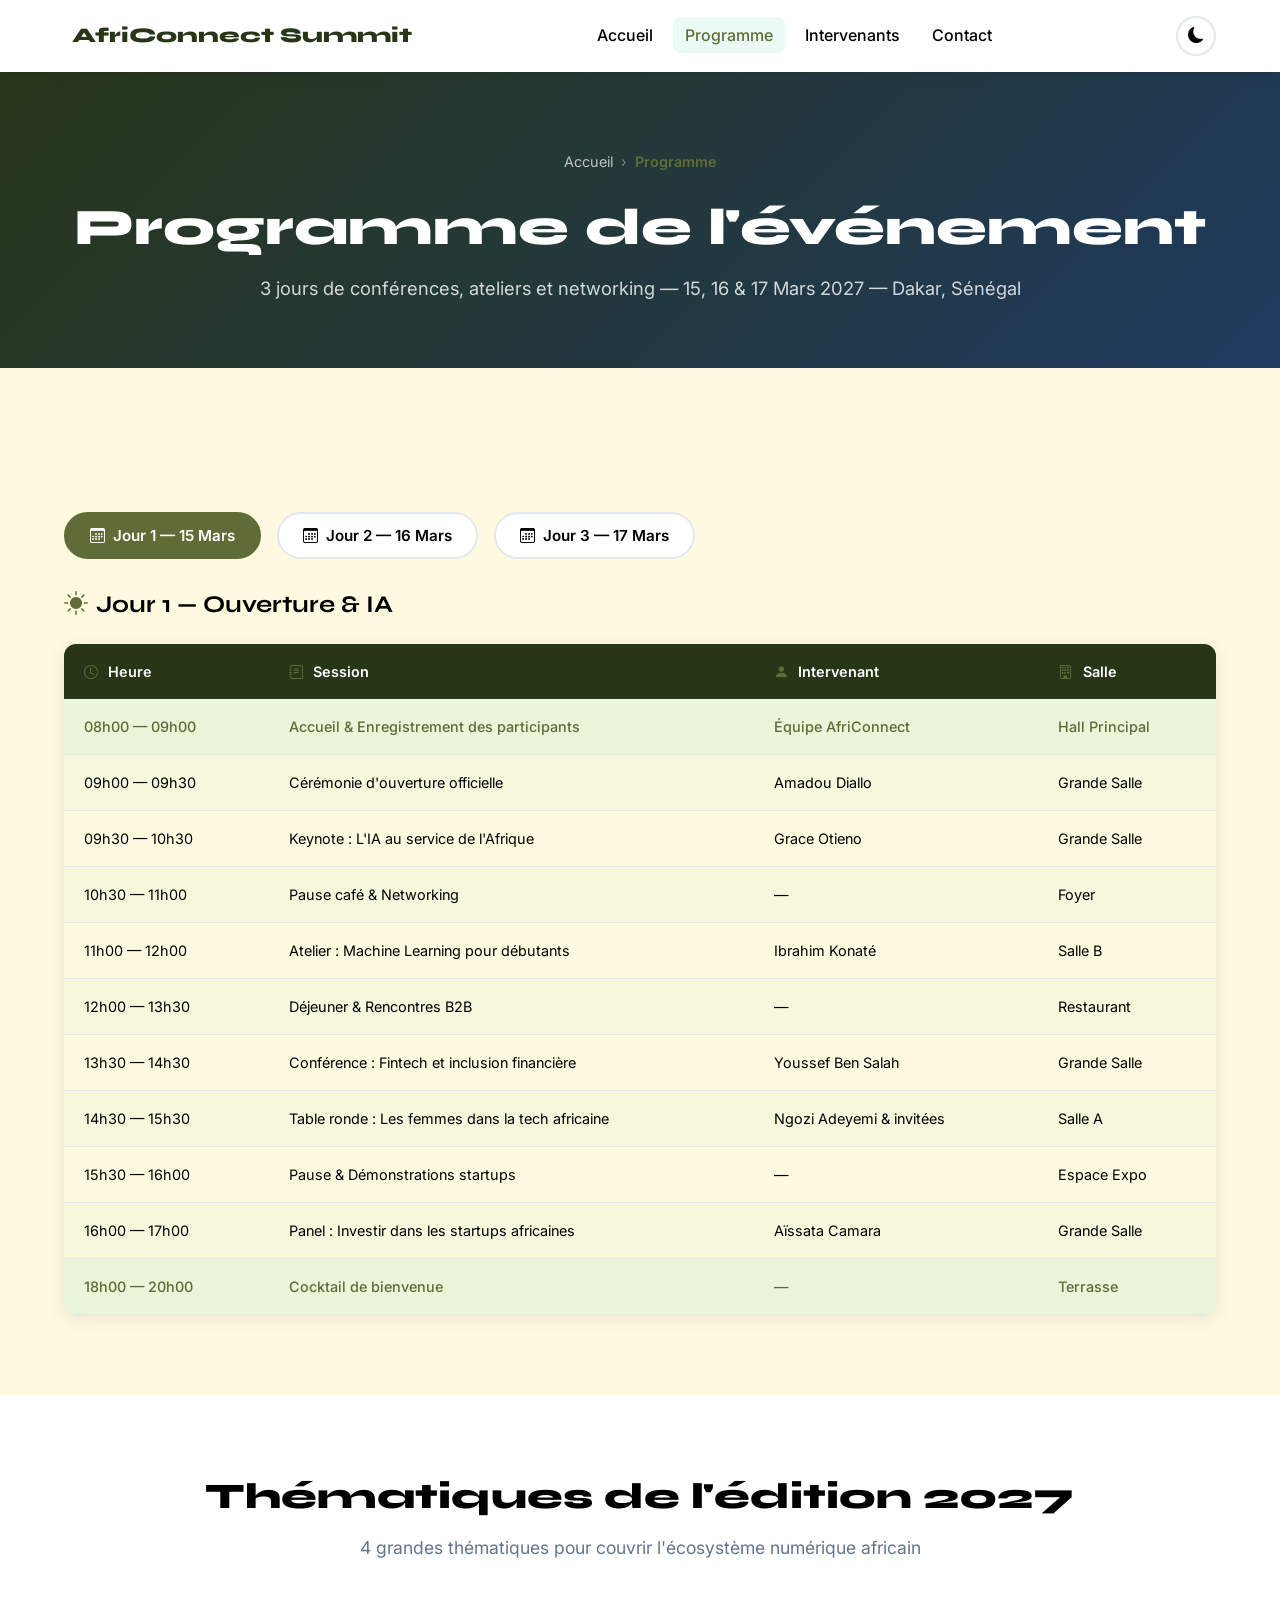
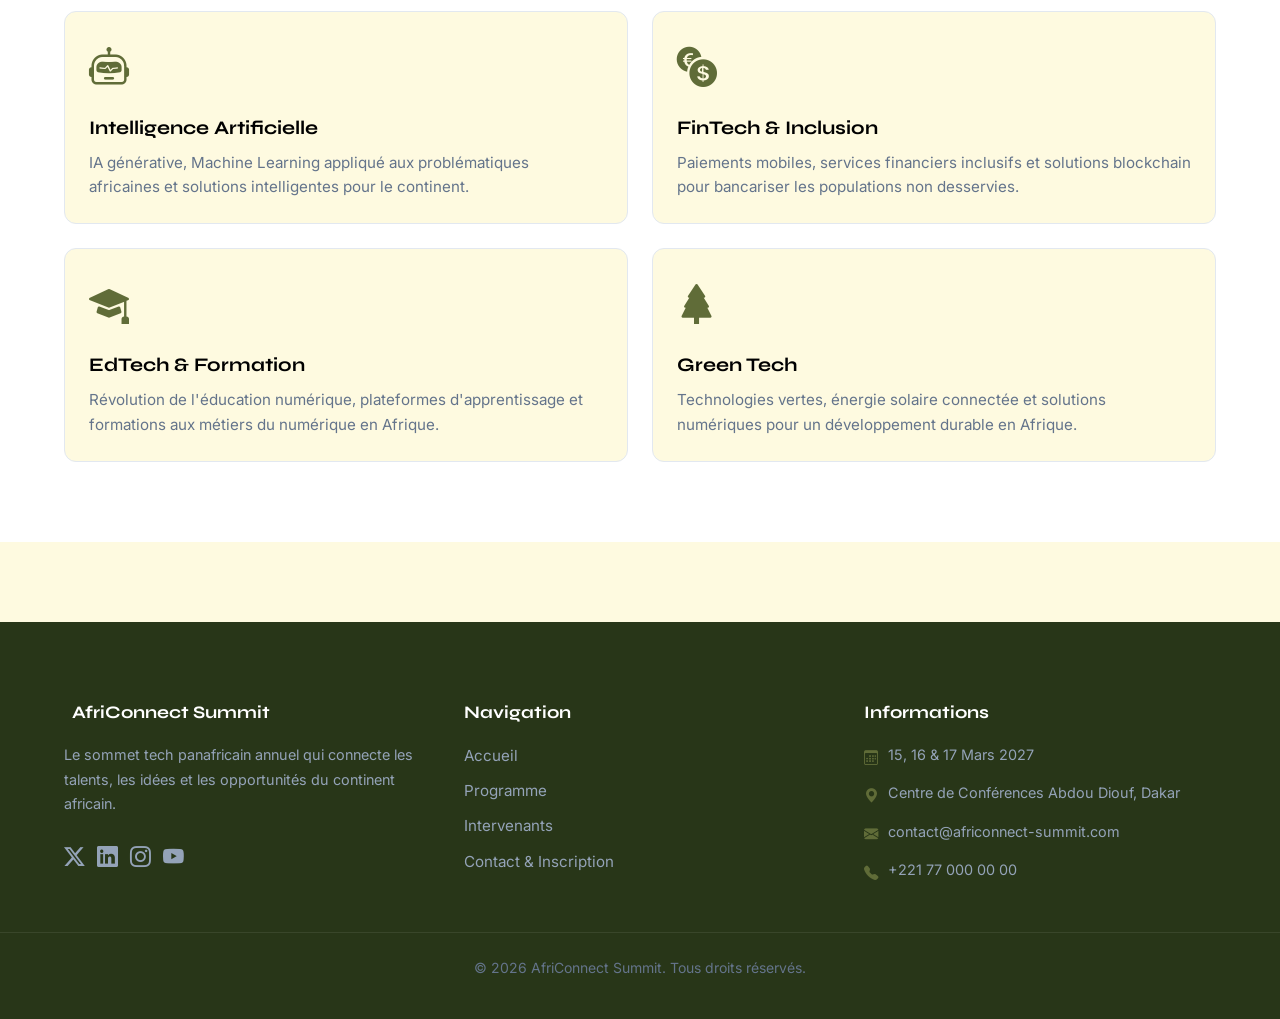
<file: programme.html>
<!doctype html>
<html lang="fr">
  <head>
    <meta charset="UTF-8" />
    <meta name="viewport" content="width=device-width, initial-scale=1.0" />
    <title>AfriConnect Summit 2026 — Programme</title>
    <!-- Bootstrap Icons via CDN -->
    <link
      rel="stylesheet"
      href="https://cdn.jsdelivr.net/npm/bootstrap-icons@1.11.3/font/bootstrap-icons.min.css"
    />
    <!-- Google Fonts -->
    <link
      href="https://fonts.googleapis.com/css2?family=Syne:wght@400;700;800&family=Inter:wght@400;500;600&display=swap"
      rel="stylesheet"
    />
    <!-- CSS personnalisé -->
    <link rel="stylesheet" href="css/style.css" />
  </head>
  <body>
    <!-- NAVBAR -->
    <header>
      <nav class="navbar" id="navbar">
        <div class="nav-container">
          <!-- Logo -->
          <a
            href="index.html"
            class="nav-logo"
            aria-label="Accueil AfriConnect Summit"
          >
            <i class="bi bi-globe-africa" aria-hidden="true"></i>
            AfriConnect Summit
          </a>

          <!-- Liens de navigation -->
          <ul class="nav-links" id="navLinks">
            <li><a href="index.html" class="nav-link">Accueil</a></li>
            <li>
              <a
                href="programme.html"
                class="nav-link active"
                aria-current="page"
                >Programme</a
              >
            </li>
            <li>
              <a href="intervenants.html" class="nav-link">Intervenants</a>
            </li>
            <li><a href="contact.html" class="nav-link">Contact</a></li>
          </ul>

          <!-- Actions navbar -->
          <div class="nav-actions">
            <button
              id="darkModeToggle"
              class="btn-dark-mode"
              aria-label="Activer le mode sombre"
            >
              <i class="bi bi-moon-fill" aria-hidden="true"></i>
            </button>
            <button
              id="hamburger"
              class="btn-hamburger"
              aria-label="Ouvrir le menu"
              aria-expanded="false"
              aria-controls="navLinks"
            >
              <i class="bi bi-list" aria-hidden="true"></i>
            </button>
          </div>
        </div>
      </nav>
    </header>

    <!-- CONTENU PRINCIPAL -->
    <main>
      <!-- HERO INTERNE -->
      <!--
        Bannière pleine largeur
        Fil d'Ariane : Accueil > Programme
        Titre H1 obligatoire sur chaque page
      -->
      <section class="page-hero">
        <div class="page-hero-content">
          <!-- Fil d'Ariane -->
          <nav class="breadcrumb" aria-label="Fil d'Ariane">
            <a href="index.html">Accueil</a>
            <span aria-hidden="true"> &rsaquo; </span>
            <span aria-current="page">Programme</span>
          </nav>

          <h1 class="page-hero-title">Programme de l'événement</h1>
          <p class="page-hero-subtitle">
            3 jours de conférences, ateliers et networking — 15, 16 & 17 Mars
            2027 — Dakar, Sénégal
          </p>
        </div>
      </section>

      <!-- ONGLETS 3 JOURS -->
      <!--
        3 onglets gérés par JavaScript dans main.js
        Clic sur un onglet → affiche le planning du jour
        Sans rechargement de page
        data-jour="1/2/3" ciblé par JavaScript
      -->
      <section class="programme-section animate-section" id="programme">
        <div class="section-container">
          <!-- Boutons onglets -->
          <div
            class="tabs-container"
            role="tablist"
            aria-label="Programme par jour"
          >
            <button
              class="tab-btn active"
              id="tab-jour1"
              data-jour="1"
              role="tab"
              aria-selected="true"
              aria-controls="planning-jour1"
            >
              <i class="bi bi-calendar3" aria-hidden="true"></i>
              Jour 1 — 15 Mars
            </button>

            <button
              class="tab-btn"
              id="tab-jour2"
              data-jour="2"
              role="tab"
              aria-selected="false"
              aria-controls="planning-jour2"
            >
              <i class="bi bi-calendar3" aria-hidden="true"></i>
              Jour 2 — 16 Mars
            </button>

            <button
              class="tab-btn"
              id="tab-jour3"
              data-jour="3"
              role="tab"
              aria-selected="false"
              aria-controls="planning-jour3"
            >
              <i class="bi bi-calendar3" aria-hidden="true"></i>
              Jour 3 — 17 Mars
            </button>
          </div>

          <!-- PLANNING JOUR 1 -->
          <!--
            Tableau HTML stylisé
            Colonnes : Heure, Session, Intervenant, Salle
            Minimum 5 sessions par jour
            Alternance de couleurs définie dans style.css
            display: block par défaut, JS cache les autres
          -->
          <div
            class="planning"
            id="planning-jour1"
            role="tabpanel"
            aria-labelledby="tab-jour1"
          >
            <h2 class="planning-title">
              <i class="bi bi-sun-fill" aria-hidden="true"></i>
              Jour 1 — Ouverture & IA
            </h2>

            <div class="table-wrapper">
              <table class="planning-table">
                <thead>
                  <tr>
                    <th scope="col">
                      <i class="bi bi-clock" aria-hidden="true"></i> Heure
                    </th>
                    <th scope="col">
                      <i class="bi bi-journal-text" aria-hidden="true"></i>
                      Session
                    </th>
                    <th scope="col">
                      <i class="bi bi-person-fill" aria-hidden="true"></i>
                      Intervenant
                    </th>
                    <th scope="col">
                      <i class="bi bi-building" aria-hidden="true"></i> Salle
                    </th>
                  </tr>
                </thead>
                <tbody>
                  <tr class="row-special">
                    <td>08h00 — 09h00</td>
                    <td>Accueil & Enregistrement des participants</td>
                    <td>Équipe AfriConnect</td>
                    <td>Hall Principal</td>
                  </tr>
                  <tr>
                    <td>09h00 — 09h30</td>
                    <td>Cérémonie d'ouverture officielle</td>
                    <td>Amadou Diallo</td>
                    <td>Grande Salle</td>
                  </tr>
                  <tr>
                    <td>09h30 — 10h30</td>
                    <td>Keynote : L'IA au service de l'Afrique</td>
                    <td>Grace Otieno</td>
                    <td>Grande Salle</td>
                  </tr>
                  <tr>
                    <td>10h30 — 11h00</td>
                    <td>Pause café & Networking</td>
                    <td>—</td>
                    <td>Foyer</td>
                  </tr>
                  <tr>
                    <td>11h00 — 12h00</td>
                    <td>Atelier : Machine Learning pour débutants</td>
                    <td>Ibrahim Konaté</td>
                    <td>Salle B</td>
                  </tr>
                  <tr>
                    <td>12h00 — 13h30</td>
                    <td>Déjeuner & Rencontres B2B</td>
                    <td>—</td>
                    <td>Restaurant</td>
                  </tr>
                  <tr>
                    <td>13h30 — 14h30</td>
                    <td>Conférence : Fintech et inclusion financière</td>
                    <td>Youssef Ben Salah</td>
                    <td>Grande Salle</td>
                  </tr>
                  <tr>
                    <td>14h30 — 15h30</td>
                    <td>Table ronde : Les femmes dans la tech africaine</td>
                    <td>Ngozi Adeyemi & invitées</td>
                    <td>Salle A</td>
                  </tr>
                  <tr>
                    <td>15h30 — 16h00</td>
                    <td>Pause & Démonstrations startups</td>
                    <td>—</td>
                    <td>Espace Expo</td>
                  </tr>
                  <tr>
                    <td>16h00 — 17h00</td>
                    <td>Panel : Investir dans les startups africaines</td>
                    <td>Aïssata Camara</td>
                    <td>Grande Salle</td>
                  </tr>
                  <tr class="row-special">
                    <td>18h00 — 20h00</td>
                    <td>Cocktail de bienvenue</td>
                    <td>—</td>
                    <td>Terrasse</td>
                  </tr>
                </tbody>
              </table>
            </div>
          </div>

          <!--PLANNING JOUR 2-->
          <!--
            display: none par défaut — JavaScript l'affiche au clic
          -->
          <div
            class="planning"
            id="planning-jour2"
            role="tabpanel"
            aria-labelledby="tab-jour2"
            style="display: none"
          >
            <h2 class="planning-title">
              <i class="bi bi-lightning-fill" aria-hidden="true"></i>
              Jour 2 — Tech & Innovation
            </h2>

            <div class="table-wrapper">
              <table class="planning-table">
                <thead>
                  <tr>
                    <th scope="col">
                      <i class="bi bi-clock" aria-hidden="true"></i> Heure
                    </th>
                    <th scope="col">
                      <i class="bi bi-journal-text" aria-hidden="true"></i>
                      Session
                    </th>
                    <th scope="col">
                      <i class="bi bi-person-fill" aria-hidden="true"></i>
                      Intervenant
                    </th>
                    <th scope="col">
                      <i class="bi bi-building" aria-hidden="true"></i> Salle
                    </th>
                  </tr>
                </thead>
                <tbody>
                  <tr>
                    <td>09h00 — 10h00</td>
                    <td>
                      Keynote : Blockchain et identité numérique en Afrique
                    </td>
                    <td>Kofi Mensah</td>
                    <td>Grande Salle</td>
                  </tr>
                  <tr>
                    <td>10h00 — 11h00</td>
                    <td>Atelier : Développement d'applications mobiles</td>
                    <td>Fatima Touré</td>
                    <td>Salle Informatique</td>
                  </tr>
                  <tr>
                    <td>11h00 — 11h30</td>
                    <td>Pause café & Networking</td>
                    <td>—</td>
                    <td>Foyer</td>
                  </tr>
                  <tr>
                    <td>11h30 — 12h30</td>
                    <td>
                      Conférence : Cybersécurité pour les entreprises africaines
                    </td>
                    <td>Omar Sy</td>
                    <td>Grande Salle</td>
                  </tr>
                  <tr>
                    <td>12h30 — 14h00</td>
                    <td>Déjeuner & Espace Expo startups</td>
                    <td>—</td>
                    <td>Restaurant & Expo</td>
                  </tr>
                  <tr>
                    <td>14h00 — 15h00</td>
                    <td>Hackathon : Solutions pour l'agriculture africaine</td>
                    <td>Équipes participantes</td>
                    <td>Salle B & C</td>
                  </tr>
                  <tr>
                    <td>15h00 — 16h00</td>
                    <td>
                      Panel : EdTech — Révolutionner l'éducation en Afrique
                    </td>
                    <td>Mariama Baldé</td>
                    <td>Salle A</td>
                  </tr>
                  <tr>
                    <td>16h00 — 17h00</td>
                    <td>Présentation des projets Hackathon</td>
                    <td>Participants & Jury</td>
                    <td>Grande Salle</td>
                  </tr>
                  <tr class="row-special">
                    <td>17h00 — 18h00</td>
                    <td>Remise des prix Hackathon</td>
                    <td>Jury AfriConnect</td>
                    <td>Grande Salle</td>
                  </tr>
                </tbody>
              </table>
            </div>
          </div>

          <!--PLANNING JOUR 3-->
          <!--
            display: none par défaut — JavaScript l'affiche au clic
          -->
          <div
            class="planning"
            id="planning-jour3"
            role="tabpanel"
            aria-labelledby="tab-jour3"
            style="display: none"
          >
            <h2 class="planning-title">
              <i class="bi bi-star-fill" aria-hidden="true"></i>
              Jour 3 — Business & Clôture
            </h2>

            <div class="table-wrapper">
              <table class="planning-table">
                <thead>
                  <tr>
                    <th scope="col">
                      <i class="bi bi-clock" aria-hidden="true"></i> Heure
                    </th>
                    <th scope="col">
                      <i class="bi bi-journal-text" aria-hidden="true"></i>
                      Session
                    </th>
                    <th scope="col">
                      <i class="bi bi-person-fill" aria-hidden="true"></i>
                      Intervenant
                    </th>
                    <th scope="col">
                      <i class="bi bi-building" aria-hidden="true"></i> Salle
                    </th>
                  </tr>
                </thead>
                <tbody>
                  <tr>
                    <td>09h00 — 10h00</td>
                    <td>Keynote : L'avenir du travail numérique en Afrique</td>
                    <td>Ngozi Adeyemi</td>
                    <td>Grande Salle</td>
                  </tr>
                  <tr>
                    <td>10h00 — 11h00</td>
                    <td>
                      Atelier : Pitch de startup — Convaincre les investisseurs
                    </td>
                    <td>Amadou Diallo</td>
                    <td>Salle A</td>
                  </tr>
                  <tr>
                    <td>11h00 — 11h30</td>
                    <td>Pause café</td>
                    <td>—</td>
                    <td>Foyer</td>
                  </tr>
                  <tr>
                    <td>11h30 — 12h30</td>
                    <td>
                      Conférence : Green Tech — Technologie et développement
                      durable
                    </td>
                    <td>Ama Boateng</td>
                    <td>Grande Salle</td>
                  </tr>
                  <tr>
                    <td>12h30 — 14h00</td>
                    <td>Déjeuner de clôture & Networking final</td>
                    <td>—</td>
                    <td>Restaurant</td>
                  </tr>
                  <tr>
                    <td>14h00 — 15h30</td>
                    <td>
                      Forum investisseurs — Startups africaines prometteuses
                    </td>
                    <td>Panel d'investisseurs</td>
                    <td>Salle B</td>
                  </tr>
                  <tr>
                    <td>15h30 — 16h30</td>
                    <td>Cérémonie de clôture & Remise des prix AfriConnect</td>
                    <td>Comité organisateur</td>
                    <td>Grande Salle</td>
                  </tr>
                  <tr class="row-special">
                    <td>16h30 — 17h00</td>
                    <td>Discours de clôture & Rendez-vous 2028</td>
                    <td>Amadou Diallo</td>
                    <td>Grande Salle</td>
                  </tr>
                </tbody>
              </table>
            </div>
          </div>
        </div>
      </section>
      <!-- SECTION THÉMATIQUES -->
      <!--
        4 thématiques en CSS Grid 2x2
        Chaque thématique : icône + titre + description courte
        Animation au scroll via IntersectionObserver
      -->
      <section class="themes-section animate-section" id="thematiques">
        <div class="section-container">
          <h2 class="section-title">Thématiques de l'édition 2027</h2>
          <p class="section-subtitle">
            4 grandes thématiques pour couvrir l'écosystème numérique africain
          </p>

          <div class="themes-grid">
            <article class="theme-card">
              <i class="bi bi-robot theme-icon" aria-hidden="true"></i>
              <h3>Intelligence Artificielle</h3>
              <p>
                IA générative, Machine Learning appliqué aux problématiques
                africaines et solutions intelligentes pour le continent.
              </p>
            </article>

            <article class="theme-card">
              <i
                class="bi bi-currency-exchange theme-icon"
                aria-hidden="true"
              ></i>
              <h3>FinTech & Inclusion</h3>
              <p>
                Paiements mobiles, services financiers inclusifs et solutions
                blockchain pour bancariser les populations non desservies.
              </p>
            </article>

            <article class="theme-card">
              <i
                class="bi bi-mortarboard-fill theme-icon"
                aria-hidden="true"
              ></i>
              <h3>EdTech & Formation</h3>
              <p>
                Révolution de l'éducation numérique, plateformes d'apprentissage
                et formations aux métiers du numérique en Afrique.
              </p>
            </article>

            <article class="theme-card">
              <i class="bi bi-tree-fill theme-icon" aria-hidden="true"></i>
              <h3>Green Tech</h3>
              <p>
                Technologies vertes, énergie solaire connectée et solutions
                numériques pour un développement durable en Afrique.
              </p>
            </article>
          </div>
        </div>
      </section>
    </main>
    <!-- FOOTER -->
    <footer class="site-footer">
      <div class="footer-container">
        <div class="footer-col">
          <h3 class="footer-title">
            <i class="bi bi-globe-africa" aria-hidden="true"></i>
            AfriConnect Summit
          </h3>
          <p class="footer-desc">
            Le sommet tech panafricain annuel qui connecte les talents, les
            idées et les opportunités du continent africain.
          </p>
          <div class="footer-socials">
            <a href="#" aria-label="Twitter AfriConnect Summit">
              <i class="bi bi-twitter-x" aria-hidden="true"></i>
            </a>
            <a href="#" aria-label="LinkedIn AfriConnect Summit">
              <i class="bi bi-linkedin" aria-hidden="true"></i>
            </a>
            <a href="#" aria-label="Instagram AfriConnect Summit">
              <i class="bi bi-instagram" aria-hidden="true"></i>
            </a>
            <a href="#" aria-label="YouTube AfriConnect Summit">
              <i class="bi bi-youtube" aria-hidden="true"></i>
            </a>
          </div>
        </div>

        <div class="footer-col">
          <h3 class="footer-title">Navigation</h3>
          <ul class="footer-links">
            <li><a href="index.html">Accueil</a></li>
            <li><a href="programme.html">Programme</a></li>
            <li><a href="intervenants.html">Intervenants</a></li>
            <li><a href="contact.html">Contact & Inscription</a></li>
          </ul>
        </div>

        <div class="footer-col">
          <h3 class="footer-title">Informations</h3>
          <ul class="footer-info">
            <li>
              <i class="bi bi-calendar3" aria-hidden="true"></i>
              15, 16 & 17 Mars 2027
            </li>
            <li>
              <i class="bi bi-geo-alt-fill" aria-hidden="true"></i>
              Centre de Conférences Abdou Diouf, Dakar
            </li>
            <li>
              <i class="bi bi-envelope-fill" aria-hidden="true"></i>
              contact@africonnect-summit.com
            </li>
            <li>
              <i class="bi bi-telephone-fill" aria-hidden="true"></i>
              +221 77 000 00 00
            </li>
          </ul>
        </div>
      </div>

      <div class="footer-bottom">
        <p>
          &copy; <span id="currentYear"></span> AfriConnect Summit. Tous droits
          réservés.
        </p>
      </div>
    </footer>
    <!-- Bouton retour en haut -->
    <button id="backToTop" aria-label="Retour en haut de la page">
      <i class="bi bi-arrow-up" aria-hidden="true"></i>
    </button>

    <!-- JavaScript -->
    <script src="js/main.js"></script>
  </body>
</html>
</file>
<file: css/style.css>
/*Commit 3: Variables CSS, reset, navbar */

/*IMPORTATION DES GOOGLE FONTS*/

/*
   @import charge les polices depuis Google Fonts.
   Syne : police expressive pour les titres (poids 400, 700, 800)
   Inter : police lisible pour le corps du texte (poids 400, 500, 600)
   display=swap : affiche une police système en attendant le chargement
*/
@import url("https://fonts.googleapis.com/css2?family=Syne:wght@400;700;800&family=Inter:wght@400;500;600&display=swap");

/*VARIABLES CSS — MINIMUM 8 DANS :root */

/*:root cible l'élément racine HTML.
Les variables définies ici sont accessibles partout via var().
Avantage : changer une couleur ici la change sur tout le site.
Palette : maximum 4 couleurs principales demandées dans le sujet.*/

:root {
  /* --- COULEUR 1 : Primaire (vert émeraude africain) --- */
  --color-primary: #606c38;
  /* --- COULEUR 2 : Secondaire (bleu nuit profond) --- */
  --color-secondary: #283618;
  /* --- COULEUR 3 : Fond de page (blanc cassé) --- */
  --color-background: #fefae0;
  /* --- COULEUR 4 : Texte principal --- */
  --color-text: #000; /* Noir pour le texte principal */

  /* --- VARIANTES --- */
  /* Couleur d'accent (vert plus foncé pour les survols) */
  --color-accent: #bc6c25;

  /* Texte secondaire (gris moyen) */
  --color-text-secondary: #64748b;

  /* Bordures légères */
  --color-border: #e2e8f0;

  /* Fond des cartes */
  --color-card: #ffffff;

  /* --- POLICES --- */
  /* Variable 9 : police des titres */
  --font-heading: "Syne", sans-serif;

  /* Variable 10 : police du corps */
  --font-body: "Inter", sans-serif;

  /* --- ESPACEMENTS --- */
  /* Variable 11 : padding des sections */
  --spacing-section: 80px;

  /* Variable 12 : padding des cartes */
  --spacing-card: 24px;

  /* --- EFFETS --- */
  /* Variable 13 : ombre standard */
  --shadow-card: 0 4px 20px rgba(0, 0, 0, 0.08);

  /* Variable 14 : ombre au survol */
  --shadow-hover: 0 12px 40px rgba(16, 185, 129, 0.15);

  /* Variable 15 : rayon d'arrondi */
  --border-radius: 12px;

  /* Variable 16 : durée des transitions */
  --transition: 0.5s ease;
}
/*
DARK MODE — Variables sombres
Activé par JavaScript via [data-theme="dark"] sur le body */

/*Quand JS fait : document.body.setAttribute('data-theme', 'dark')
Le sélecteur [data-theme="dark"] s'active et surcharge les variables.
Toutes les couleurs changent automatiquement partout sur le site.*/

[data-theme="dark"] {
  --color-background: #0f172a;
  --color-text: #e2e8f0;
  --color-text-secondary: #94a3b8;
  --color-border: #1e293b;
  --color-card: #1e293b;
  --shadow-card: 0 4px 20px rgba(0, 0, 0, 0.3);
  --shadow-hover: 0 12px 40px rgba(16, 185, 129, 0.2);
}
/* Fond et texte du body en dark mode */
[data-theme="dark"] body {
  background-color: #0f172a;
  color: #e2e8f0;
}

/* Navbar en dark mode */
[data-theme="dark"] .navbar {
  background-color: #0f172a;
  border-bottom: 1px solid #1e293b;
}

[data-theme="dark"] .nav-link {
  color: #cbd5e1 !important;
}

/* Cartes en dark mode */
[data-theme="dark"] .intervenant-card,
[data-theme="dark"] .speaker-card,
[data-theme="dark"] .why-card,
[data-theme="dark"] .theme-card,
[data-theme="dark"] .stat-card,
[data-theme="dark"] .sponsor-card,
[data-theme="dark"] .form-wrapper,
[data-theme="dark"] .contact-info,
[data-theme="dark"] .faq-item {
  background-color: #1e293b;
  border-color: #334155;
}

/* Inputs en dark mode */
[data-theme="dark"] .form-input,
[data-theme="dark"] .form-select,
[data-theme="dark"] .form-textarea {
  background-color: #0f172a;
  color: #e2e8f0;
  border-color: #334155;
}

/* Titres en dark mode */
[data-theme="dark"] h1,
[data-theme="dark"] h2,
[data-theme="dark"] h3,
[data-theme="dark"] h4 {
  color: #f1f5f9;
}

/* Page hero en dark mode */
[data-theme="dark"] .page-hero {
  background: linear-gradient(135deg, #0f172a 0%, #1e293b 100%);
}

/* Table en dark mode */
[data-theme="dark"] .planning-table th {
  background-color: #1e293b;
  color: #e2e8f0;
}

[data-theme="dark"] .planning-table tr:nth-child(even) {
  background-color: #1a2740;
}

[data-theme="dark"] .planning-table td {
  border-color: #334155;
  color: #cbd5e1;
}

/* FAQ en dark mode */
[data-theme="dark"] .faq-question {
  background-color: #1e293b;
  color: #e2e8f0;
}

[data-theme="dark"] .faq-reponse {
  background-color: #263448;
  color: #cbd5e1;
}

/*RESET CSS ET STYLES DE BASE*/
/*box-sizing: border-box → padding et bordure inclus dans la largeur.
margin: 0; padding: 0 → supprime les valeurs par défaut des navigateurs.*/
*,
*::before,
*::after {
  box-sizing: border-box;
  margin: 0;
  padding: 0;
}
/*scroll-behavior: smooth → défilement fluide sur les liens ancres.*/
html {
  scroll-behavior: smooth;
}
/*Styles de base du document :
font-family → Inter pour tout le texte
color → couleur du texte via variable
background-color → fond de page via variable
line-height: 1.6 → interligne recommandée pour la lisibilité
padding-top: 70px → compense la navbar fixe (fixed) qui sort du flux*/

body {
  font-family: var(--font-body);
  color: var(--color-text);
  background-color: var(--color-background);
  line-height: 1.6;
  padding-top: 70px;
  transition:
    background-color var(--transition),
    color var(--transition);
}
/* Tous les titres utilisent Syne, en gras */
h1,
h2,
h3,
h4,
h5,
h6 {
  font-family: var(--font-heading);
  font-weight: 700;
  color: var(--color-text);
  line-height: 1.2;
}
/* Paragraphes : espace en bas */
p {
  margin-bottom: 1rem;
  color: var(
    --color-text-secondary
  ); /* Texte secondaire pour les paragraphes */
}

/* Liens : couleur primaire, pas de soulignement */
a {
  color: var(--color-primary);
  text-decoration: none; /* Supprime le soulignement par défaut */
  transition: color var(--transition); /* Transition douce pour le changement de couleur */
}
/* Liens au survol : couleur d'accent */
a:hover {
  color: var(--color-accent); /* Change la couleur au survol */
}
/* Images responsives */
img {
  max-width: 100%;
  height: auto;
  display: block; /* Supprime l'espace en dessous des images */
}
/* Suppression des puces */
ul {
  list-style: none;
}
/*CONTENEURS RÉUTILISABLES*/
/*.section-container → centre le contenu avec une largeur max.
margin: 0 auto → centrage horizontal.
padding → espace sur les côtés sur petits écrans.*/
.section-container {
  max-width: 1200px; /* Largeur maximale du conteneur */
  margin: 0 auto;
  padding: 0 1.5rem; /* 24px de padding sur les côtés */
}
/* Titres et sous-titres de sections réutilisables */
.section-title {
  font-size: 2.25rem; /* 36px */
  font-weight: 800; /* Très gras pour les titres */
  color: var(--color-text); /* Couleur du texte via variable */
  margin-bottom: 1rem; /* Espace en dessous du titre */
  text-align: center; /* Centré horizontalement */
}
/* Sous-titres de sections réutilisables */
.section-subtitle {
  font-size: 1.1rem;
  color: var(--color-text-secondary);
  text-align: center;
  max-width: 600px;
  margin: 0 auto 3rem;
}
/*NAVBAR
Logo visible, liens alignés, fixe en haut*/

/*.navbar → barre de navigation fixe en haut.
position: fixed → reste en place même au scroll.
top: 0; left: 0; right: 0 → collée en haut, pleine largeur.
z-index: 1000 → au-dessus de tout le contenu.
background-color: blanc.
box-shadow → ombre légère pour la détacher du contenu.
transition → prépare l'animation au scroll (commit JS).*/
.navbar {
  position: fixed;
  top: 0;
  left: 0;
  right: 0;
  z-index: 1000;
  background-color: #ffffff;
  box-shadow: 0 2px 10px rgba(0, 0, 0, 0.08);
  padding: 1rem 0;
  transition: all var(--transition);
}
/*.navbar.scrolled → état après 80px de scroll.
JavaScript ajoute cette classe.
padding réduit → effet shrink (rétrécissement).*/
.navbar.scrolled {
  padding: 0.5rem 0; /* Réduit le padding pour un effet shrink */
  box-shadow: 0 4px 20px rgba(0, 0, 0, 0.15);
}
/*.nav-container → FLEXBOX USAGE 1
display: flex → logo et liens côte à côte.
justify-content: space-between → logo à gauche, liens à droite.
align-items: center → alignement vertical.*/
.nav-container {
  max-width: 1200px;
  margin: 0 auto;
  padding: 0 1.5rem;
  display: flex;
  justify-content: space-between;
  align-items: center;
  gap: 2rem; /* Espace entre le logo et les liens */
}
/*.nav-logo → logo de la marque dans la navbar.
display: flex → icône et texte côte à côte.*/
.nav-logo {
  display: flex;
  align-items: center;
  gap: 0.5rem; /* Espace entre l'icône et le texte */
  text-decoration: none; /* Supprime le soulignement du lien */
  font-family: var(
    --font-heading
  ); /* Utilise la police des titres pour le logo */
  font-size: 1.3rem;
  font-weight: 800;
  color: var(--color-secondary);
  text-decoration: none;
  transition: color var(--transition); /* Transition douce pour le changement de couleur */
}
/* Icône du logo */
.nav-logo i {
  font-size: 1.5rem;
  color: var(--color-primary);
}
/* Liens de navigation */
.nav-logo:hover {
  color: var(--color-primary);
}

/*.nav-links → liste des liens de navigation.
display: flex → liens en ligne horizontale.
FLEXBOX USAGE 2*/
.nav-links {
  display: flex;
  align-items: center;
  gap: 0.5rem;
  list-style: none;
}
/*.nav-link → style de chaque lien.
padding → zone de clic confortable.
transition → animation couleur au survol.*/
.nav-link {
  color: var(--color-text);
  font-weight: 500;
  padding: 0.5rem 0.75rem; /* Zone de clic confortable */
  border-radius: 8px; /* Bord arrondi pour un effet bouton */
  transition: all var(--transition); /* Transition douce pour le changement de couleur et d'arrière-plan */
  text-decoration: none;
}
/* Survol et état actif des liens de navigation */
.nav-link:hover,
.nav-link.active {
  color: var(--color-primary);
  background-color: rgba(16, 185, 129, 0.08);
}
/*.nav-actions → zone boutons (dark mode + hamburger).
display: flex → boutons côte à côte.*/
.nav-actions {
  display: flex;
  align-items: center;
  gap: 0.75rem;
}
/*.btn-dark-mode → bouton toggle dark/light mode.
Transitions CSS sur tous les éléments interactifs.*/
.btn-dark-mode {
  background: none;
  border: 2px solid var(--color-border); /* Bordure pour le bouton */
  border-radius: 50%; /* Cercle parfait  pour le bouton */
  width: 40px;
  height: 40px;
  display: flex; /* Flexbox pour centrer l'icône */
  align-items: center;
  justify-content: center; /* Centre l'icône */
  cursor: pointer; /* Curseur pointeur pour indiquer que c'est cliquable */
  color: var(--color-text);
  font-size: 1rem;
  transition: all var(--transition);
}
.btn-dark-mode:hover {
  border-color: var(--color-primary);
  color: var(--color-primary);
  background-color: rgba(16, 185, 129, 0.08);
}
/*.btn-hamburger → bouton menu mobile.
Caché sur desktop, visible sur mobile via media query.*/
.btn-hamburger {
  display: none;
  background: none;
  border: none;
  font-size: 1.5rem;
  cursor: pointer;
  color: var(--color-text);
  padding: 0.25rem;
  transition: color var(--transition);
}
.btn-hamburger:hover {
  color: var(--color-primary);
}
/*BOUTONS RÉUTILISABLES*/

/*.btn → style de base de tous les boutons.
display: inline-flex → icône et texte alignés.
transition → animation au survol.*/
.btn {
  display: inline-flex; /* Flexbox pour aligner icône et texte */
  align-items: center; /* Centre verticalement le contenu */
  gap: 0.5rem;
  padding: 0.75rem 1.75rem;
  border-radius: 50px;
  font-family: var(--font-body);
  font-size: 1rem;
  font-weight: 600;
  cursor: pointer;
  border: 2px solid transparent;
  text-decoration: none;
  transition: all var(--transition);
}

/* Bouton principal : fond vert */
.btn-primary {
  background-color: var(--color-primary); /* Fond vert émeraude */
  color: #ffffff;
  border-color: var(--color-primary); /* Bordure assortie au fond */
}
/* Survol du bouton principal : fond vert foncé, léger soulèvement */
.btn-primary:hover {
  background-color: var(--color-accent); /* Vert plus foncé au survol */
  border-color: var(--color-accent); /* Bordure assortie au fond */
  color: #ffffff;
  transform: translateY(
    -2px
  ); /* Légère translation vers le haut pour effet de soulèvement */
  box-shadow: var(
    --shadow-hover
  ); /* Ombre au survol pour effet de profondeur */
  text-decoration: none;
}

/* Bouton secondaire : transparent avec bordure */
.btn-secondary {
  background-color: transparent;
  color: #000;
  border-color: rgba(255, 255, 255, 0.6);
}
.btn-secondary:hover {
  background-color: rgba(255, 255, 255, 0.15);
  border-color: #780000;
  color: #780000;
  transform: translateY(
    -2px
  ); /* Légère translation vers le haut pour effet de soulèvement */
  box-shadow: var(
    --shadow-hover
  ); /* Ombre au survol pour effet de profondeur */
  text-decoration: none;
}
/* Bouton submit formulaire : pleine largeur */
.btn-submit {
  /* Pleine largeur pour les formulaires */
  width: 100%;
  justify-content: center; /* Centre le texte et l'icône */
  padding: 1rem 2rem;
  font-size: 1.1rem;
}

/* commit 4: Hero, accent color 
layout sections + grid + flexbox */
/*TEXTE ACCENT — couleur primaire sur le titre hero*/

.text-accent {
  color: var(--color-primary);
}
/*HERO SECTION — PAGE D'ACCUEIL*/

/*
.hero-section → section plein écran.
min-height: 100vh → occupe au moins 100% de la hauteur d'écran.
display: flex → texte et image côte à côte (FLEXBOX USAGE 3).
background → dégradé sombre pour le contraste.
animation → apparition au chargement définie ci-dessous.*/
.hero-section {
  min-height: 100vh;
  display: flex;
  align-items: center; /* Centre verticalement le contenu */
  justify-content: space-between;
  gap: 3rem; /* Espace entre le texte et l'image */
  padding: var(--spacing-section) 1.5rem;
  max-width: 1200px;
  margin: 0 auto; /* Centre la section horizontalement */
  animation: fadeInUp 0.8s ease forwards;
}

/*Animation CSS au chargement de la page.
La section monte depuis le bas en apparaissant progressivement.*/

@keyframes fadeInUp {
  /* Nom de l'animation */
  from {
    /* État initial : invisible et décalé vers le bas */
    opacity: 0; /* Transparence totale */
    transform: translateY(40px); /* Décalage vers le bas de 40px */
  }
  to {
    /* État final : visible et à sa position normale */
    opacity: 1; /* Opacité totale */
    transform: translateY(0); /* Position normale sans décalage */
  }
}
/* Contenu textuel hero : moitié gauche */
.hero-content {
  flex: 1;
  max-width: 600px; /* Limite la largeur du texte pour une meilleure lisibilité */
}
/* Badge événement */
.hero-badge {
  display: inline-flex;
  align-items: center;
  gap: 0.4rem;
  background-color: rgba(16, 185, 129, 0.1);
  color: var(--color-primary);
  padding: 0.4rem 1rem;
  border-radius: 50px;
  font-size: 0.9rem;
  font-weight: 600;
  margin-bottom: 1.5rem;
  border: 1px solid rgba(16, 185, 129, 0.2);
}
/* Titre H1 du hero */
.hero-title {
  /* Titre principal de la section hero */
  font-size: clamp(
    2.5rem,
    5vw,
    4rem
  ); /* Taille responsive : minimum 2.5rem, maximum 4rem, s'adapte à la largeur de l'écran */
  font-weight: 800; /* Très gras pour un impact visuel fort */
  color: var(--color-secondary); /* Couleur du texte via variable CSS */
  line-height: 1.1; /* Interligne légèrement réduit pour un effet compact */
  margin-bottom: 1.5rem; /* Espace en dessous du titre pour séparer du sous-titre */
}
/* Sous-titre et localisation */
.hero-subtitle {
  font-size: 1.2rem; /* Taille légèrement plus grande pour le sous-titre */
  color: var(
    --color-text-secondary
  ); /* Couleur secondaire pour le texte du sous-titre */
  margin-bottom: 0.75rem;
}
/* Localisation de l'événement avec icône */
.hero-location {
  display: flex;
  align-items: center;
  gap: 0.4rem;
  color: var(--color-primary);
  font-weight: 600;
  margin-bottom: 2rem;
}
/* Boutons CTA du hero */
.hero-buttons {
  display: flex;
  flex-wrap: wrap;
  gap: 1rem;
  margin-bottom: 3rem;
}
/* Image hero */
.hero-image {
  flex: 1; /* L'image prend la moitié droite de la section */
  max-width: 500px;
}
/* Image hero responsive */
.hero-image img {
  width: 100%;
  border-radius: var(--border-radius);
  box-shadow: var(--shadow-card);
}
/* Compte à rebours */
.countdown {
  display: flex; /* Flexbox pour aligner les éléments du compte à rebours */
  align-items: center; /* Centre verticalement les éléments */
  gap: 0.5rem; /* Espace entre les éléments du compte à rebours */
  flex-wrap: wrap; /* Permet aux éléments de passer à la ligne sur petits écrans */
}
/* Chaque élément du compte à rebours */
.countdown-item {
  display: flex;
  flex-direction: column; /* Les chiffres et les labels sont empilés verticalement */
  align-items: center;
  background-color: var(--color-card);
  border: 1px solid var(--color-border);
  border-radius: var(--border-radius);
  padding: 0.75rem 1rem;
  min-width: 75px;
  box-shadow: var(
    --shadow-card
  ); /* Ombre légère pour donner de la profondeur */
} /* Label sous le chiffre */
.countdown-number {
  font-family: var(--font-heading);
  font-size: 2rem;
  font-weight: 800;
  color: var(--color-primary);
  line-height: 1;
}
/* Label sous le chiffre */
.countdown-label {
  font-size: 0.75rem;
  color: var(--color-text-secondary);
  text-transform: uppercase;
  letter-spacing: 0.05em; /* Espacement entre les lettres pour un effet typographique */
  margin-top: 0.25rem; /* Petit espace entre le chiffre et le label */
}
/* Séparateur entre les éléments du compte à rebours */
.countdown-separator {
  font-size: 2rem;
  font-weight: 800;
  color: var(--color-primary);
  align-self: flex-start; /* Aligne le séparateur en haut des éléments du compte à rebours */
  padding-top: 0.75rem; /* Aligne le séparateur avec les chiffres */
}
/*
SECTION CHIFFRES CLÉS
CSS GRID USAGe 1*/
.stats-section {
  padding: var(--spacing-section) 0; /* Espace vertical autour de la section */
  background-color: var(--color-secondary);
}
/*.stats-grid → CSS Grid pour les 4 statistiques.
grid-template-columns: repeat(4, 1fr) → 4 colonnes égales.*/
.stats-grid {
  display: grid; /* Active le mode grille */
  grid-template-columns: repeat(
    4,
    1fr
  ); /* 4 colonnes égales */ /*repeat(4, 1fr ) → 4 colonnes égales*/
  gap: 1.5rem; /* Espace entre les cartes de statistiques */
  margin-top: 2rem; /* Espace au-dessus de la grille */
}
/* Chaque carte de statistique */
.stat-card {
  background-color: rgba(255, 255, 255, 0.05);
  border: 1px solid rgba(255, 255, 255, 0.1); /* Bordure légère pour délimiter la carte */
  border-radius: var(
    --border-radius
  ); /* Coins arrondis pour un effet moderne */
  padding: var(--spacing-card);
  text-align: center;
  transition: all var(--transition); /* Transition douce pour les effets au survol */
}
/* Survol de la carte de statistique */
.stat-card:hover {
  background-color: rgba(16, 185, 129, 0.1);
  border-color: var(--color-primary);
  transform: translateY(
    -4px
  ); /* Légère translation vers le haut pour effet de soulèvement */
}
/* Icône de la statistique */
.stat-icon {
  font-size: 2rem;
  color: var(--color-primary);
  display: block; /* Permet de centrer l'icône et d'ajouter un espace en dessous */
  margin-bottom: 0.75rem;
}
/* Titre de la statistique */
.stat-number {
  font-family: var(
    --font-heading
  ); /* Utilise la police des titres pour un impact visuel fort */
  font-size: 2.5rem;
  font-weight: 800;
  color: #ffffff;
  display: inline; /* Affiche le nombre sur une seule ligne */
}
.stat-suffix {
  font-family: var(--font-heading);
  font-size: 2.5rem;
  font-weight: 800;
  color: var(--color-primary);
}
.stat-label {
  display: block;
  color: #94a3b8;
  font-size: 0.9rem;
  margin-top: 0.5rem;
}
/* Titre de la section stats en blanc */
.stats-section .section-title {
  color: #ffffff;
}

/*SECTION POURQUOI PARTICIPER
FLEXBOX USAGE 4*/
/*why-section → section Pourquoi Participer.
padding vertical via variable CSS pour un espacement cohérent avec les autres sections.*/
.why-section {
  padding: var(--spacing-section) 0;
}

/*.why-flex → Flexbox pour les 3 arguments.*/
.why-flex {
  display: flex; /* Active le mode flexbox */
  gap: 2rem;
  flex-wrap: wrap; /* Permet aux cartes de passer à la ligne sur petits écrans */
}
/* Chaque carte Pourquoi Participer */
.why-card {
  flex: 1; /* Chaque carte prend une largeur égale */
  min-width: 250px;
  background-color: var(--color-card);
  border-radius: var(--border-radius);
  padding: var(--spacing-card);
  box-shadow: var(--shadow-card);
  border: 1px solid var(--color-border);
  transition: all var(--transition);
}
/* Survol de la carte Pourquoi Participer */
.why-card:hover {
  transform: translateY(-6px);
  box-shadow: var(--shadow-hover);
  border-color: var(--color-primary);
}
/* Icône de la carte Pourquoi Participer */
.why-icon {
  font-size: 2.5rem;
  color: var(--color-primary);
  display: block; /* Permet de centrer l'icône et d'ajouter un espace en dessous */
  margin-bottom: 1rem;
}
/* Titre de la carte Pourquoi Participer */
.why-card h3 {
  font-size: 1.25rem;
  margin-bottom: 0.75rem;
  color: var(--color-text);
}
.why-card p {
  color: var(--color-text-secondary);
  font-size: 0.95rem;
  margin-bottom: 0;
}

/*SECTION INTERVENANTS VEDETTES
CSS GRID USAGE 2*/

/*speakers-section → section Intervenants Vedettes.
padding vertical via variable CSS pour un espacement cohérent avec les autres sections.*/
.speakers-section {
  padding: var(--spacing-section) 0;
  background-color: var(--color-background);
}
/*.speakers-grid → CSS Grid pour les 4 intervenants vedettes.
3 colonnes sur desktop.*/
.speakers-grid {
  display: grid;
  grid-template-columns: repeat(4, 1fr);
  gap: 1.5rem; /* Espace entre les cartes intervenants */
  margin-bottom: 3rem;
}
/* Chaque carte intervenant */
.speaker-card {
  background-color: var(--color-card);
  border-radius: var(--border-radius);
  overflow: hidden; /* Empêche le débordement des images et du contenu */
  box-shadow: var(--shadow-card);
  border: 1px solid var(--color-border);
  transition: all var(--transition);
}
/* Survol de la carte intervenant */
.speaker-card:hover {
  transform: translateY(-6px);
  box-shadow: var(--shadow-hover);
}
/* Photo de l'intervenant */
.speaker-photo {
  height: 220px;
  overflow: hidden; /* Empêche le débordement de l'image */
}
/* Image de l'intervenant */
.speaker-photo img {
  width: 100%;
  height: 100%;
  object-fit: cover; /* Assure que l'image couvre toute la zone sans déformation */
  transition: transform var(--transition);
  object-position: top; /* Centre l'image sur le haut pour les portraits */
}
/* Zoom sur l'image au survol de la carte */
.speaker-card:hover .speaker-photo img {
  transform: scale(1.05);
}
/* Informations de l'intervenant */
.speaker-info {
  padding: 1.25rem;
}
/* Nom de l'intervenant */
.speaker-name {
  font-size: 1.1rem;
  font-weight: 700;
  margin-bottom: 0.25rem; /* Espace en dessous du nom */
  color: var(--color-text);
}
/* Titre ou rôle de l'intervenant */
.speaker-title {
  font-size: 0.875rem;
  color: var(--color-primary);
  font-weight: 500;
  margin-bottom: 0.5rem; /* Espace en dessous du titre */
}
/* Pays de l'intervenant avec icône */
.speaker-country {
  font-size: 0.8rem;
  color: var(--color-text-secondary);
  display: flex; /* Flexbox pour aligner l'icône et le texte */
  align-items: center; /* Aligne l'icône et le texte verticalement */
  gap: 0.3rem;
  margin-bottom: 0; /* Supprime l'espace en dessous du pays */
}
/*SECTION CTA — CALL TO ACTION*/
.section-cta {
  text-align: center;
  margin-top: 2rem;
}

/*
SECTION SPONSORS
FLEXBOX USAGE 5*/

.sponsors-section {
  padding: var(--spacing-section) 0;
  background-color: var(--color-card);
}
/* Titre de la section sponsors */
.sponsors-level {
  margin-bottom: 2.5rem;
}
/* Titre de chaque niveau de sponsor */
.sponsor-level-title {
  font-size: 1.1rem;
  font-weight: 700;
  margin-bottom: 1.5rem;
  display: flex;
  align-items: center;
  gap: 0.5rem;
  justify-content: center;
}
/* Grille des sponsors */
.sponsor-or {
  color: #f59e0b;
}
.sponsor-argent {
  color: #94a3b8;
}
.sponsor-bronze {
  color: #b45309;
}

/*sponsors-flex → Flexbox pour aligner les sponsors.*/

.sponsors-flex {
  display: flex;
  justify-content: center;
  align-items: center;
  flex-wrap: wrap;
  gap: 1.5rem;
}
/* Chaque carte sponsor */
.sponsor-card {
  display: flex;
  flex-direction: column;
  align-items: center;
  gap: 0.5rem;
  background-color: var(--color-background);
  border: 1px solid var(--color-border);
  border-radius: var(--border-radius);
  padding: 1.25rem 1.5rem;
  transition: all var(--transition);
  text-align: center;
}
/* Survol de la carte sponsor */
.sponsor-card:hover {
  border-color: var(--color-primary);
  box-shadow: var(--shadow-hover);
  transform: translateY(-3px);
}
.sponsor-card img {
  height: 50px;
  object-fit: contain; /* Assure que le logo est contenu sans déformation */
}
/* Tailles différentes selon le niveau */
.sponsor-card-or {
  min-width: 180px;
}
.sponsor-card-argent {
  min-width: 150px;
}
.sponsor-card-bronze {
  min-width: 130px;
}

.sponsor-card-or img {
  height: 60px;
}
.sponsor-card-argent img {
  height: 50px;
}
.sponsor-card-bronze img {
  height: 40px;
}

/* Légende du sponsor */
.sponsor-card span {
  font-size: 0.85rem;
  color: var(--color-text-secondary);
  font-weight: 500;
}

/*
FOOTER
FLEXBOX USAGE 6*/

.site-footer {
  background-color: var(--color-secondary);
  color: #94a3b8;
  padding: var(--spacing-section) 0 0;
  margin-top: var(--spacing-section);
}
/*.footer-container → Flexbox pour les 3 colonnes.*/

.footer-container {
  max-width: 1200px;
  margin: 0 auto;
  padding: 0 1.5rem 3rem;
  display: flex;
  gap: 3rem;
  flex-wrap: wrap;
}
/* Chaque colonne du footer */
.footer-col {
  flex: 1; /* Chaque colonne prend une largeur égale */
  min-width: 200px;
}
/* Titre de chaque colonne du footer */

.footer-title {
  color: #ffffff;
  font-size: 1.1rem;
  font-weight: 700;
  margin-bottom: 1.25rem;
  display: flex;
  align-items: center;
  gap: 0.5rem;
}
/* Description du footer */

.footer-desc {
  /* Texte descriptif du footer */
  font-size: 0.9rem;
  line-height: 1.7;
  margin-bottom: 1.5rem;
  color: #94a3b8;
}

/* Icônes réseaux sociaux */
.footer-socials {
  display: flex; /* Flexbox pour aligner les icônes */
  gap: 0.75rem;
}
/* Chaque lien social */
.footer-socials a {
  color: #94a3b8;
  font-size: 1.3rem; /* Taille des icônes */
  transition: color var(--transition);
}
/* Survol des liens sociaux */
.footer-socials a:hover {
  color: var(--color-primary);
}
/* Liens du footer */
.footer-links {
  display: flex;
  flex-direction: column; /* Empile les liens verticalement */
  gap: 0.6rem;
}
/* Chaque lien du footer */
.footer-links a {
  color: #94a3b8;
  font-size: 0.95rem;
  transition: color var(--transition);
}
/* Survol des liens du footer */
.footer-links a:hover {
  color: var(--color-primary);
}
/* Informations pratiques */
.footer-info {
  display: flex;
  flex-direction: column; /* Empile les éléments verticalement */
  gap: 0.75rem;
}
/* Chaque élément d'information pratique */
.footer-info li {
  display: flex;
  align-items: flex-start; /* Aligne l'icône et le texte en haut */
  gap: 0.6rem;
  color: #94a3b8;
  font-size: 0.9rem;
}
/* Icônes des informations pratiques */
.footer-info i {
  color: var(--color-primary);
  margin-top: 0.2rem;
  flex-shrink: 0; /* Empêche l'icône de rétrécir */
}
/* Ligne de copyright */

.footer-bottom {
  /* Ligne de copyright en bas du footer */
  border-top: 1px solid rgba(255, 255, 255, 0.08);
  padding: 1.5rem;
  text-align: center;
  color: #64748b;
  font-size: 0.875rem;
}

/*BOUTON RETOUR EN HAUT*/

/*
Position fixe en bas à droite.
display: none → caché par défaut, JS l'affiche après 300px de scroll.
display: flex → pour centrer l'icône.*/
#backToTop {
  position: fixed;
  bottom: 2rem;
  right: 2rem; /* Positionné en bas à droite de l'écran */
  display: none; /* Caché par défaut, JS l'affiche après 300px de scroll */
  display: flex; /* Flexbox pour centrer l'icône */
  align-items: center;
  justify-content: center; /* Centre l'icône à l'intérieur du bouton */
  width: 48px; /* Largeur du bouton */
  height: 48px; /* Hauteur du bouton */
  background-color: var(--color-primary);
  color: #ffffff;
  border: none;
  border-radius: 50%;
  font-size: 1.2rem; /* Taille de l'icône */
  cursor: pointer; /* Curseur pointeur pour indiquer que c'est cliquable */
  z-index: 999; /* Au-dessus de tout le contenu */
  box-shadow: 0 4px 15px rgba(16, 185, 129, 0.4);
  transition: all var(--transition);
}
/* Survol du bouton retour en haut : couleur d'accent et léger soulèvement */
#backToTop:hover {
  background-color: var(--color-accent);
  transform: translateY(-3px);
}

/*ANIMATIONS SCROLL (IntersectionObserver — JS commit suivant)*/

/*.animate-section → état initial (invisible, décalé vers le bas).
JavaScript ajoutera la classe "visible" au scroll.*/

.animate-section {
  transition:
    opacity 0.6s ease,
    transform 0.6s ease;
}

.animate-section.visible {
  opacity: 1;
  transform: translateY(0);
}

/* HERO INTERNE — Pages secondaires*/
/*page-hero → section hero interne.
background → dégradé sombre pour le contraste.*/
.page-hero {
  background: linear-gradient(
    135deg,
    var(--color-secondary) 0%,
    #1e3a5f 100%
  ); /* Dégradé sombre pour le contraste */
  padding: 5rem 1.5rem 4rem;
  text-align: center;
  margin-bottom: 4rem;
}
/* Contenu textuel du hero interne */
.page-hero-content {
  max-width: 8000px;
  margin: 0 auto;
}
/* Titre H1 du hero interne */
.page-hero-title {
  font-size: clamp(2rem, 4vw, 3.5rem);
  font-weight: 800;
  color: #ffffff;
  margin-bottom: 1rem;
}
/* Sous-titre du hero interne */
.page-hero-subtitle {
  font-size: 1.15rem;
  color: rgba(255, 255, 255, 0.8);
  margin-bottom: 0;
}

/* Fil d'Ariane */
/*breadcrumb → fil d'Ariane pour la navigation.*/
.breadcrumb {
  display: flex;
  align-items: center;
  justify-content: center;
  gap: 0.5rem;
  margin-bottom: 1.5rem;
  font-size: 0.9rem;
}
/* Chaque lien du fil d'Ariane */
.breadcrumb a {
  color: rgba(255, 255, 255, 0.7);
  transition: color var(--transition);
}
/* Survol des liens du fil d'Ariane */
.breadcrumb a:hover {
  color: var(--color-primary);
}
/* Séparateur entre les éléments du fil d'Ariane */
.breadcrumb span[aria-current="page"] /* Élément courant du fil d'Ariane */ {
  color: var(--color-primary);
  font-weight: 600;
}
/* Séparateur visuel entre les éléments du fil d'Ariane */
.breadcrumb span[aria-hidden="true"] {
  /* Séparateur visuel entre les éléments du fil d'Ariane */
  color: rgba(255, 255, 255, 0.4);
}

/*PROGRAMME — Onglets et tableaux*/
.programme-section {
  padding: var(--spacing-section) 0; /* Espace vertical autour de la section */
}
/* Conteneur des onglets — FLEXBOX USAGE 7 */
.tabs-container {
  display: flex;
  gap: 1rem;
  margin-bottom: 2rem;
  flex-wrap: wrap;
}

.tab-btn {
  display: flex;
  align-items: center;
  gap: 0.5rem;
  padding: 0.75rem 1.5rem;
  border: 2px solid var(--color-border);
  border-radius: 50px;
  background-color: var(--color-card);
  color: var(--color-text);
  font-family: var(--font-body);
  font-size: 0.95rem;
  font-weight: 600;
  cursor: pointer;
  transition: all var(--transition);
}

.tab-btn:hover {
  border-color: var(--color-primary);
  color: var(--color-primary);
}
/* Onglet actif */
.tab-btn.active {
  background-color: var(--color-primary);
  border-color: var(--color-primary);
  color: #ffffff;
}
/* Titre du planning */
.planning-title {
  font-size: 1.5rem;
  color: var(--color-text);
  margin-bottom: 1.5rem;
  display: flex;
  align-items: center;
  gap: 0.5rem;
}
.planning-title i {
  color: var(--color-primary);
}
/* Tableau responsive */
.table-wrapper {
  overflow-x: auto;
  border-radius: var(--border-radius);
  box-shadow: var(--shadow-card);
}
.planning-table {
  width: 100%;
  border-collapse: collapse;
  font-size: 0.9rem;
}
.planning-table th {
  background-color: var(--color-secondary);
  color: #ffffff;
  padding: 1rem 1.25rem;
  text-align: left; /*alligner  à gauche*/
  font-weight: 600;
  white-space: nowrap; /*Empêche le texte de passer à la ligne*/
}

.planning-table th i {
  margin-right: 0.4rem; /* Petit espace entre l'icône et le texte du titre */
  color: var(--color-primary);
}

/* Style des cellules de données (Contenu des lignes) */
.planning-table td {
  padding: 1rem 1.25rem; /* Espacement interne identique aux en-têtes */
  border-bottom: 1px solid var(--color-border); /* Fine ligne de séparation sous chaque cellule */
  color: var(--color-text); /* Couleur du texte principal */
}

/* Alternance de couleurs */
.planning-table tr:nth-child(even) {
  background-color: rgba(16, 185, 129, 0.03);
}
.planning-table tr:hover {
  background-color: rgba(16, 185, 129, 0.06);
}
/* Lignes spéciales (pauses, cérémonies) */
.row-special td {
  background-color: rgba(16, 185, 129, 0.08);
  font-weight: 500;
  color: var(--color-primary);
}

/* Section thématiques — CSS GRID USAGE 3 */
.themes-section {
  padding: var(--spacing-section) 0; /* Espacement vertical de la section */
  background-color: var(--color-card); /* Couleur de fond de la section */
}

/* Grille pour l'alignement des cartes thématiques */
.themes-grid {
  display: grid; /* Active la disposition en grille */
  grid-template-columns: repeat(2, 1fr); /* Crée 2 colonnes de largeur égale */
  gap: 1.5rem; /* Espace entre les cartes */
  margin-top: 2rem; /* Espace au-dessus de la grille */
}

/* Style individuel des cartes thématiques */
.theme-card {
  background-color: var(--color-background); /* Couleur de fond de la carte */
  border: 1px solid var(--color-border); /* Bordure de la carte */
  border-radius: var(--border-radius); /* Coins arrondis */
  padding: var(--spacing-card); /* Espacement interne de la carte */
  transition: all var(--transition); /* Transition fluide des propriétés lors des interactions */
}

/* Effet au survol des cartes thématiques */
.theme-card:hover {
  border-color: var(
    --color-primary
  ); /* Modification de la couleur de bordure au survol */
  box-shadow: var(--shadow-hover); /* Ombre portée au survol */
  transform: translateY(-4px); /* Déplacement vers le haut au survol */
}

/* Style des icônes dans les cartes thématiques */
.theme-icon {
  font-size: 2.5rem; /* Taille de l'icône */
  color: var(--color-primary); /* Couleur de l'icône */
  display: block; /* Passage de l'icône en élément bloc */
  margin-bottom: 1rem; /* Espace sous l'icône */
}

/* Style des titres dans les cartes thématiques */
.theme-card h3 {
  font-size: 1.2rem; /* Taille du titre */
  margin-bottom: 0.75rem; /* Espace sous le titre */
  color: var(--color-text); /* Couleur du texte du titre */
}

/* Style des paragraphes dans les cartes thématiques */
.theme-card p {
  font-size: 0.95rem; /* Taille du texte descriptif */
  color: var(--color-text-secondary); /* Couleur secondaire du texte */
  margin-bottom: 0; /* Suppression de la marge inférieure */
}

/* INTERVENANTS — Filtres et grille */

/* Section englobante pour les intervenants */
.intervenants-section {
  padding: var(--spacing-section) 0; /* Espacement vertical basé sur la variable globale */
}

/* Boutons de filtre — FLEXBOX USAGE 8 */
/* Conteneur des boutons de filtrage des intervenants */
.filtres-container {
  display: flex; /* Active la disposition en Flexbox */
  gap: 0.75rem; /* Espacement entre chaque bouton de filtre */
  flex-wrap: wrap; /* Permet aux boutons de passer à la ligne sur petit écran */
  margin-bottom: 1.5rem; /* Espace en dessous du groupe de filtres */
  margin-top: -1.5rem; /* Marge négative pour remonter le bloc vers le haut */
}

/* Style de base des boutons de filtre */
.filtre-btn {
  display: flex; /* Active Flexbox pour aligner l'icône et le texte du bouton */
  align-items: center; /* Aligne l'icône et le texte verticalement au centre */
  gap: 0.4rem; /* Espace entre l'icône et le texte */
  padding: 0.6rem 1.25rem; /* Espacement interne (haut/bas gauche/droite) */
  border: 2px solid var(--color-border); /* Epaisseur et couleur de bordure */
  border-radius: 50px; /* Coins complètement arrondis (forme de pilule) */
  background-color: var(--color-card); /* Couleur de fond du bouton */
  color: var(--color-text); /* Couleur du texte du bouton */
  font-family: var(--font-body); /* Police de caractere appliquée au bouton */
  font-size: 0.9rem; /* Taille du texte */
  font-weight: 600; /* Texte en demi-gras */
  cursor: pointer; /* Modifie le pointeur de la souris en main au survol */
  transition: all var(--transition); /* Transition fluide des modifications visuelles */
}

/* Effet au survol du bouton de filtre */
.filtre-btn:hover {
  border-color: var(
    --color-primary
  ); /* La bordure prend la couleur principale */
  color: var(
    --color-primary
  ); /* Le texte et l'icône prennent la couleur principale */
}

/* Style du bouton de filtre actif (sélectionné) */
.filtre-btn.active {
  background-color: var(
    --color-primary
  ); /* Le fond passe à la couleur principale */
  border-color: var(
    --color-primary
  ); /* La bordure passe à la couleur principale */
  color: #ffffff; /* Le texte et l'icône passent en blanc pour le contraste */
}
/* Grille intervenants — CSS GRID USAGE 4 */
/* Grille intervenants — CSS GRID USAGE 4 */
/* Configuration de la grille CSS Grid pour l'affichage des cartes d'intervenants */
.intervenants-grid {
  display: grid; /* Active le mode de disposition en grille */
  grid-template-columns: repeat(3, 1fr); /* Crée 3 colonnes de largeur égale */
  gap: 1.5rem; /* Espacement entre les cartes d'intervenants */
}

/* Style de la carte individuelle d'intervenant */
.intervenant-card {
  background-color: var(--color-card); /* Couleur de fond de la carte */
  border-radius: var(--border-radius); /* Coins arrondis de la carte */
  overflow: hidden; /* Empêche le contenu et l'image de dépasser de la carte */
  box-shadow: var(--shadow-card); /* Ombre portée sous la carte */
  border: 1px solid var(--color-border); /* Bordure fine autour de la carte */
  transition: all var(--transition); /* Transition fluide des modifications au survol */
}

/* Effet au survol de la carte intervenant */
.intervenant-card:hover {
  transform: translateY(
    -6px
  ); /* Déplace la carte de 6px vers le haut au survol */
  box-shadow: var(--shadow-hover); /* Accentue l'ombre portée au survol */
}

/* Conteneur de la photo de l'intervenant */
.intervenant-photo {
  position: relative; /* Sert de repère pour le positionnement absolu du badge */
  height: 650px; /* Hauteur fixe du bloc photo */
  overflow: hidden; /* Masque le débordement lors de l'effet de zoom */
}

/* Style de l'image de l'intervenant */
.intervenant-photo img {
  width: 100%; /* L'image occupe toute la largeur disponible */
  height: 100%; /* L'image occupe toute la hauteur du conteneur */
  object-fit: cover; /* Ajuste l'image pour couvrir la zone sans la déformer */
  transition: transform var(--transition); /* Transition fluide pour le zoom */
  object-position: center; /* Centré horizontalement et ajusté vers le haut */
}

/* Effet de zoom sur l'image lors du survol de la carte */
.intervenant-card:hover .intervenant-photo img {
  transform: scale(1.05); /* Agrandit légèrement l'image de 5% au survol */
}

/* Badge de catégorie affiché par-dessus la photo */
.intervenant-badge {
  position: absolute; /* Positionne le badge par rapport à .intervenant-photo */
  top: 1rem; /* Distance par rapport au haut de la photo */
  right: 1rem; /* Distance par rapport à la droite de la photo */
  padding: 0.3rem 0.75rem; /* Espacement interne du badge */
  border-radius: 50px; /* Bords complètement arrondis (forme de pilule) */
  font-size: 0.75rem; /* Taille du texte du badge */
  font-weight: 700; /* Texte en gras */
  color: #ffffff; /* Couleur du texte en blanc */
}

/* Variantes de couleurs de fond selon le domaine d'expertise */
.intervenant-badge.ia-tech {
  background-color: #6366f1; /* Couleur violet/bleu pour IA & Tech */
}
.intervenant-badge.business {
  background-color: #f59e0b; /* Couleur orange/ambre pour Business */
}
.intervenant-badge.design {
  background-color: #ec4899; /* Couleur rose pour Design */
}
.intervenant-badge.data {
  background-color: #14b8a6; /* Couleur turquoise pour Data */
}

/* Conteneur des informations textuelles sous la photo */
.intervenant-info {
  padding: 0.75rem 1.25rem; /* Espacement interne de la zone de texte */
}

/* Style du nom de l'intervenant */
.intervenant-nom {
  font-size: 1.1rem; /* Taille de police du nom */
  font-weight: 700; /* Nom affiché en gras */
  color: var(--color-text); /* Couleur principale du texte */
  margin-bottom: 0.15rem; /* Marge inférieure */
}

/* Style du titre professionnel ou rôle de l'intervenant */
.intervenant-titre {
  font-size: 0.875rem; /* Taille de police du titre */
  color: var(--color-primary); /* Couleur principale d'accentuation */
  font-weight: 500; /* Texte en demi-gras */
  margin-bottom: 0.25rem; /* Marge inférieure */
}

/* Style de l'affichage du pays d'origine */
.intervenant-pays {
  font-size: 0.8rem; /* Taille de police du texte pays */
  color: var(--color-text-secondary); /* Couleur secondaire du texte */
  display: flex; /* Disposition en flexbox pour aligner l'icône et le texte */
  align-items: center; /* Alignement vertical centré de l'icône et du texte */
  gap: 0.3rem; /* Espacement entre l'icône et le nom du pays */
  margin-bottom: 0.4rem; /* Marge inférieure */
}

/* Style de l'icône représentant le pays */
.intervenant-pays i {
  color: var(--color-primary); /* Couleur d'accentuation de l'icône */
}

/* Style de la biographie/description de l'intervenant */
.intervenant-bio {
  font-size: 0.875rem; /* Taille du texte de la bio */
  color: var(--color-text-secondary); /* Couleur secondaire du texte */
  line-height: 1.5; /* Hauteur de ligne pour une meilleure lisibilité */
  margin-bottom: 0; /* Suppression de la marge inférieure */
}

/* CONTACT — Formulaire et informations */

/* Section globale de contact */
.contact-section {
  padding: var(--spacing-section) 0; /* Espacement vertical selon la variable globale */
}

/* Layout formulaire + infos — FLEXBOX USAGE 9 */
/* Disposition côte à côte du formulaire et des informations de contact */
.contact-layout {
  display: flex; /* Active la disposition en Flexbox */
  gap: 3rem; /* Grand espace de séparation entre le formulaire et la colonne d'infos */
  align-items: flex-start; /* Aligne le formulaire et les infos en haut */
}

/* Conteneur principal du formulaire */
.form-wrapper {
  flex: 1.5; /* Donne 1.5 fois plus de largeur au formulaire par rapport au bloc d'infos */
  background-color: var(
    --color-card
  ); /* Couleur de fond de la carte formulaire */
  border-radius: var(--border-radius); /* Coins arrondis du bloc */
  padding: 2.5rem; /* Espacement interne généreux dans le formulaire */
  box-shadow: var(--shadow-card); /* Ombre portée sous le formulaire */
  border: 1px solid var(--color-border); /* Fine bordure d'encadrement */
}

/* Style du titre du formulaire */
.form-title {
  font-size: 1.5rem; /* Taille du titre */
  font-weight: 700; /* Texte affiché en gras */
  color: var(--color-text); /* Couleur du texte */
  margin-bottom: 2rem; /* Espacement sous le titre */
  display: flex; /* Disposition en flexbox pour aligner l'icône et le texte */
  align-items: center; /* Aligne verticalement l'icône avec le texte */
  gap: 0.5rem; /* Espace entre l'icône et le texte du titre */
}

/* Style de l'icône présente dans le titre */
.form-title i {
  color: var(--color-primary); /* Couleur principale appliquée à l'icône */
}

/* Groupes de champs (conteneur label + input) */
.form-group {
  margin-bottom: 1.5rem; /* Espace vertical entre chaque champ du formulaire */
}

/* Style des étiquettes (labels) au-dessus des champs */
.form-label {
  display: block; /* S'assure que l'étiquette prend sa propre ligne */
  font-weight: 600; /* Texte en demi-gras */
  color: var(--color-text); /* Couleur du texte */
  margin-bottom: 0.4rem; /* Petit espace sous l'étiquette */
  font-size: 0.95rem; /* Taille de police du texte */
}

/* Style de l'astérisque pour les champs obligatoires */
.required {
  color: #ef4444; /* Couleur rouge pour indiquer l'obligation */
}

/* Champs de saisie (input, select, textarea) */
.form-input,
.form-select,
.form-textarea {
  width: 100%; /* Les champs occupent toute la largeur disponible */
  padding: 0.75rem 1rem; /* Espacement interne pour le confort de saisie */
  border: 2px solid var(--color-border); /* Bordure initiale des champs */
  border-radius: 8px; /* Coins légèrement arrondis */
  font-family: var(--font-body); /* Application de la police globale */
  font-size: 0.95rem; /* Taille du texte saisi */
  color: var(--color-text); /* Couleur du texte saisi */
  background-color: var(--color-background); /* Couleur de fond des champs */
  transition: all var(--transition); /* Transition fluide au survol/focus */
  appearance: none; /* Supprime le style par défaut des navigateurs */
}

/* Style lors du clic ou du focus dans un champ */
.form-input:focus,
.form-select:focus,
.form-textarea:focus {
  outline: none; /* Supprime le contour bleu par défaut du navigateur */
  border-color: var(
    --color-primary
  ); /* La bordure prend la couleur principale */
  box-shadow: 0 0 0 3px rgba(16, 185, 129, 0.1); /* Légère aura verte autour du champ */
}

/* État valide — Classe ajoutée dynamiquement */
.form-input.valid,
.form-select.valid,
.form-textarea.valid {
  border-color: #10b981; /* Bordure verte si la saisie est correcte */
}

/* État invalide — Classe ajoutée dynamiquement */
.form-input.invalid,
.form-select.invalid,
.form-textarea.invalid {
  border-color: #ef4444; /* Bordure rouge si la saisie est incorrecte */
}

/* Style spécifique pour la zone de texte multi-lignes */
.form-textarea {
  resize: vertical; /* Permet le redimensionnement uniquement de haut en bas */
  min-height: 130px; /* Hauteur minimale de la zone de texte */
}
/*SECTION : MESSAGES D'ERREUR ET DE SUCCÈS (FORMULAIRE)*/

/* Messages d'erreur sous les champs */
.form-error {
  display: block; /* S'assure que le message s'affiche sur sa propre ligne */
  color: #ef4444; /* Rouge vif pour attirer l'attention sur l'erreur */
  font-size: 0.85rem; /* Taille de police légèrement réduite */
  margin-top: 0.3rem; /* Espace au-dessus du message d'erreur */
  min-height: 1.2em; /* Réserve une hauteur minimale pour éviter les saut de layout */
}
/* Message de succès global (après envoi du formulaire) */
.form-success {
  display: flex; /* Disposition Flexbox pour aligner l'icône et le texte */
  align-items: flex-start; /* Aligne l'icône et le texte en haut du bloc */
  gap: 0.75rem; /* Espace entre l'icône et le message */
  background-color: #dcfce7; /* Fond vert clair apaisant */
  border: 1px solid #86efac; /* Bordure vert clair */
  border-radius: var(
    --border-radius
  ); /* Coins arrondis selon la variable globale */
  padding: 1.25rem; /* Espacement interne du bloc */
  margin-top: 1.5rem; /* Espacement au-dessus du message de succès */
  color: #166534; /* Texte en vert foncé pour garantir la lisibilité */
}
/* Icône de confirmation dans le message de succès */
.form-success i {
  font-size: 1.5rem; /* Taille d'icône bien visible */
  color: #16a34a; /* Couleur verte vive pour l'icône */
  flex-shrink: 0; /* Empêche l'icône de se déformer ou réduire si le texte est long */
}
/* Icône de confirmation dans le message de succès */
.form-success i {
  font-size: 1.5rem; /* Taille d'icône bien visible */
  color: #16a34a; /* Couleur verte vive pour l'icône */
  flex-shrink: 0; /* Empêche l'icône de se déformer ou réduire si le texte est long */
}

/*SECTION : INFORMATIONS DE CONTACT (COLONNE DE DROITE)*/

/* Informations de contact (Conteneur principal de la colonne) */
.contact-info {
  flex: 1; /* Prend 1 part de l'espace disponible (plus étroit que le formulaire à 1.5) */
  background-color: var(--color-card); /* Couleur de fond du bloc */
  border-radius: var(--border-radius); /* Coins arrondis */
  padding: 2.5rem; /* Espacement interne identique au formulaire */
  box-shadow: var(--shadow-card); /* Ombre portée sous le bloc */
  border: 1px solid var(--color-border); /* Fine bordure d'encadrement */
}
/* Titre de la section informations de contact */
.contact-info-title {
  font-size: 1.5rem; /* Taille du titre */
  font-weight: 700; /* Texte en gras */
  color: var(--color-text); /* Couleur principale du texte */
  margin-bottom: 2rem; /* Espacement sous le titre */
  display: flex; /* Flexbox pour aligner l'icône et le titre */
  align-items: center; /* Alignement vertical centré */
  gap: 0.5rem; /* Espace entre l'icône et le titre */
}
/* Icône dans le titre des informations de contact */
.contact-info-title i {
  color: var(--color-primary); /* Couleur d'accentuation principale */
}
/* Liste des coordonnées (adresse, téléphone, email, etc.) */
.contact-info-list {
  display: flex; /* Disposition verticale en colonne */
  flex-direction: column;
  gap: 1.5rem; /* Espacement entre chaque élément de la liste */
  margin-bottom: 2rem; /* Espace en dessous de la liste complète */
}
/* Éléments individuel de la liste */
.contact-info-list li {
  display: flex; /* Flexbox pour aligner l'icône avec le texte explicatif */
  align-items: flex-start; /* Aligne le haut de l'icône avec le titre */
  gap: 1rem; /* Espace horizontal entre l'icône et le texte */
}
/* Icônes de chaque coordonnée */
.contact-info-list i {
  font-size: 1.3rem; /* Taille de l'icône de coordonnée */
  color: var(--color-primary); /* Couleur principale d'accentuation */
  flex-shrink: 0; /* Empêche l'icône de se compresser */
  margin-top: 0.1rem; /* Léger décalage vers le bas pour l'aligner à la première ligne */
}
/* Titre de chaque coordonnée (ex: "Adresse", "Email") */
.contact-info-list strong {
  display: block; /* S'assure que le texte du titre passe sur sa propre ligne */
  font-weight: 600; /* Texte en demi-gras */
  color: var(--color-text); /* Couleur du texte principal */
  margin-bottom: 0.2rem; /* Petit espace sous le titre de la coordonnée */
}
/* Texte détaillé de chaque coordonnée */
.contact-info-list span {
  color: var(
    --color-text-secondary
  ); /* Couleur de texte secondaire (plus discret) */
  font-size: 0.9rem; /* Taille de police du texte */
  line-height: 1.5; /* Hauteur de ligne pour une bonne lisibilité */
}
/*SECTION : CARTE GOOGLE MAPS*/

/* Conteneur de la carte de géolocalisation */
.map-wrapper {
  border-radius: var(
    --border-radius
  ); /* Coins arrondis pour correspondre au design */
  overflow: hidden; /* Empêche les bords de l'iframe de la carte d'outrepasser l'arrondi */
  border: 1px solid var(--color-border); /* Fine bordure d'encadrement autour de la carte */
}
/* L'iframe Google Maps à l'intérieur */
.map-wrapper iframe {
  width: 100%; /* S'assure que la carte occupe toute la largeur du conteneur */
  display: block;
}

/*FAQ — ACCORDÉON CSS PUR avec <details> et <summary>*/

/* Section globale englobant toute la FAQ */
.faq-section {
  padding: var(--spacing-section) 0; /* Espacement vertical (haut/bas) basé sur la variable globale */
  background-color: var(
    --color-card
  ); /* Applique la couleur de fond du bloc section */
}
/* Conteneur principal qui limite la largeur et centre la FAQ */
.faq-container {
  max-width: 800px; /* Fixe une largeur maximale pour éviter que les lignes de texte ne soient trop longues */
  margin: 0 auto; /* Centre le conteneur horizontalement dans la page */
  display: flex; /* Active la disposition Flexbox */
  flex-direction: column; /* Aligne les éléments verticalement (les uns sous les autres) */
  gap: 1rem; /* Espace vertical de 1rem entre chaque question/bloc FAQ */
}
/*
   <details> → élément HTML natif pour l'accordéon.
   Fonctionne SANS JavaScript.
   L'attribut [open] est géré automatiquement par le navigateur.
*/
.faq-item {
  background-color: var(
    --color-background
  ); /* Couleur de fond de la carte FAQ */
  border: 1px solid var(--color-border); /* Applique une fine bordure d'encadrement */
  border-radius: var(
    --border-radius
  ); /* Coins arrondis personnalisés selon la variable CSS */
  overflow: hidden; /* Empêche le contenu interne de dépasser des coins arrondis */
  transition: border-color var(--transition); /* Transition fluide lors du changement de couleur de la bordure */
}
/* Style spécifique de la carte FAQ lorsque l'accordéon est déplié/ouvert */
.faq-item[open] {
  border-color: var(
    --color-primary
  ); /* La bordure prend la couleur principale du site */
}
/*
   <summary> → titre cliquable de la question.
   list-style: none → supprime le triangle par défaut du navigateur.
   cursor: pointer → indique que c'est cliquable.
*/
.faq-question {
  list-style: none; /* Masque la flèche ou puce par défaut affichée par les navigateurs */
  padding: 1.25rem 1.5rem; /* Marge interne pour espacer le texte des bords du bloc */
  cursor: pointer; /* Modifie le curseur en forme de main au survol */
  display: flex; /* Active Flexbox pour aligner l'icône, le texte et la flèche sur une ligne */
  align-items: center; /* Aligne verticalement au centre les éléments de l'entête */
  gap: 0.75rem; /* Espace de séparation entre la première icône et le texte */
  font-weight: 600; /* Met le texte de la question en demi-gras */
  color: var(--color-text); /* Couleur du texte principal */
  font-size: 1rem; /* Taille de la police de la question */
  transition: color var(--transition); /* Animation fluide de la couleur du texte au survol/clic */
  background-color: var(
    --color-card
  ); /* Couleur de fond du bandeau de la question */
  user-select: none; /* Empêche la sélection bleue du texte au double-clic */
}
/* Supprime la flèche/marqueur par défaut spécifique aux moteurs WebKit (Chrome, Safari, Edge) */
.faq-question::-webkit-details-marker {
  display: none; /* Masque l'élément natif */
}
/* Modification au passage de la souris sur la question */
.faq-question:hover {
  color: var(
    --color-primary
  ); /* Le texte passe à la couleur d'accentuation principale */
}
/* Style de l'entête de la question quand la carte est ouverte */
.faq-item[open] .faq-question {
  color: var(--color-primary); /* Garde la couleur principale sur le texte */
  border-bottom: 1px solid var(--color-border); /* Ajoute un trait de séparation sous la question */
}
/* Première icône d'illustration placée au début de la question */
.faq-question i:first-child {
  color: var(
    --color-primary
  ); /* Applique la couleur d'accentuation principale à l'icône */
  flex-shrink: 0; /* Empêche l'icône de rétrécir si le texte de la question est très long */
}
/* Icône chevron (flèche) située à l'extrême droite */
.faq-chevron {
  margin-left: auto; /* Marge automatique à gauche qui repousse la flèche tout à droite */
  transition: transform var(--transition); /* Permet une animation fluide lors de la rotation */
  color: var(
    --color-text-secondary
  ); /* Couleur plus discrète pour la flèche inactive */
}
/* Animation de la flèche lorsque la réponse est affichée */
.faq-item[open] .faq-chevron {
  transform: rotate(
    180deg
  ); /* Fait pivoter la flèche à 180 degrés vers le haut */
  color: var(--color-primary); /* Passe la flèche en couleur principale */
}
/* Zone contenant la réponse textuelle */
.faq-reponse {
  padding: 1.25rem 1.5rem; /* Espacement interne de la zone de réponse */
  color: var(
    --color-text-secondary
  ); /* Couleur de texte secondaire (plus doux pour la lecture) */
  font-size: 0.95rem; /* Taille de police légèrement plus petite que la question */
  line-height: 1.7; /* Hauteur de ligne pour espacer le texte et faciliter la lecture */
  animation: slideDown 0.3s ease; /* Exécute l'animation d'apparition vers le bas pendant 0.3s */
}
/* Paragraphes contenus à l'intérieur de la réponse */
.faq-reponse p {
  margin-bottom: 0; /* Supprime la marge basse par défaut du paragraphe HTML */
  color: var(
    --color-text-secondary
  ); /* Garantit l'application de la couleur secondaire */
}
/*
   Animation CSS d'ouverture de la réponse.
   slideDown → fait descendre et apparaître la réponse en fondu.
*/
@keyframes slideDown {
  from {
    opacity: 0; /* Départ de l'animation : totalement invisible */
    transform: translateY(-10px); /* Décalé de 10 pixels vers le haut */
  }
  to {
    opacity: 1; /* Fin de l'animation : complètement opaque/visible */
    transform: translateY(0); /* Retour à sa position originale */
  }
}
/* RESPONSIVE DESIGN — MEDIA QUERIES
   3 breakpoints : mobile (375px), tablette (768px), desktop (1200px+) */

/* TABLETTE — max-width: 991px */

/* S'applique à tous les écrans dont la largeur ne dépasse pas 991 pixels (tablettes et mobiles) */

@media (max-width: 991px) {
  /* Navbar */
  /* Masque les liens de navigation principaux par défaut sur tablette et mobile */
  .nav-links {
    display: none; /* Cache le menu de navigation */
    position: absolute; /* Positionne le menu sous la barre de navigation */
    top: 100%; /* Place le haut du menu juste en dessous de la navbar */
    left: 0; /* Colle le menu au bord gauche de l'écran */
    right: 0; /* Colle le menu au bord droit de l'écran (prend toute la largeur) */
    background-color: var(
      --color-card
    ); /* Applique la couleur de fond du menu */
    flex-direction: column; /* Aligne les liens du menu verticalement en colonne */
    padding: 1rem 1.5rem; /* Ajoute un espace interne haut/bas et gauche/droite */
    box-shadow: 0 10px 30px rgba(0, 0, 0, 0.1); /* Applique une ombre sous le menu déroulant */
    border-top: 1px solid var(--color-border); /* Ajoute un trait de séparation en haut du menu */
    gap: 0.25rem; /* Espace vertical entre chaque lien du menu */
  }
  /* Affiche le menu déroulant lorsque la classe 'menu-ouvert' est ajoutée */
  .nav-links.menu-ouvert {
    display: flex; /* Active l'affichage en flexbox pour rendre le menu visible */
  }
  /* Affiche le bouton menu hamburger */
  .btn-hamburger {
    display: flex; /* Rend le bouton hamburger visible */
    align-items: center; /* Aligne l'icône verticalement au centre du bouton */
    justify-content: center; /* Aligne l'icône horizontalement au centre du bouton */
  }
  /* Hero */
  /* Reconfigure la section principale (Hero) pour un affichage vertical */
  .hero-section {
    flex-direction: column; /* Bascule le contenu (texte et image) l'un sous l'autre */
    text-align: center; /* Centre tout le texte de la section Hero */
    padding: 3rem 1.5rem; /* Réduit le padding interne pour s'adapter aux petits écrans */
    min-height: auto; /* Supprime la hauteur minimale forcée pour s'adapter au contenu */
  }
  /* Centre horizontalement les boutons de la section Hero */
  .hero-buttons {
    justify-content: center; /* Centre les boutons d'action */
  }
  /* Centre horizontalement les informations de localisation du Hero */
  .hero-location {
    justify-content: center; /* Centre l'icône et le texte de lieu */
  }
  /* Centre le compte à rebours */
  .countdown {
    justify-content: center; /* Centre les blocs de chiffres du compte à rebours */
  }
  /* Centre le compte à rebours */
  .countdown {
    justify-content: center; /* Centre les blocs de chiffres du compte à rebours */
  }
  /* Stats : 2 colonnes */
  /* Passe la grille des statistiques sur 2 colonnes égales */
  .stats-grid {
    grid-template-columns: repeat(
      2,
      1fr
    ); /* Répartit les cartes de statistiques sur 2 colonnes */
  }
  /* Intervenants vedettes : 2 colonnes */
  /* Passe la grille des intervenants vedettes sur 2 colonnes égales */
  .speakers-grid {
    grid-template-columns: repeat(
      2,
      1fr
    ); /* Divise la grille en 2 colonnes de même largeur */
  }
  /* Intervenants : 2 colonnes */
  /* Passe la grille générale des intervenants sur 2 colonnes égales */
  .intervenants-grid {
    grid-template-columns: repeat(
      2,
      1fr
    ); /* Divise la grille en 2 colonnes de même largeur */
  }
  /* Thématiques : 2 colonnes → reste pareil */

  /* Contact : colonne unique */
  /* Passe la disposition de la section contact sur une seule colonne verticale */
  .contact-layout {
    flex-direction: column; /* Empile le formulaire et le bloc d'informations l'un sous l'autre */
  }
  /* Footer */
  /* Ajuste l'espacement dans le pied de page */
  .footer-container {
    gap: 2rem; /* Définit un espace de 2rem entre les blocs du pied de page */
  }
}

/* MOBILE — max-width: 767px */

/* S'applique à tous les écrans dont la largeur ne dépasse pas 767 pixels (smartphones) */
@media (max-width: 767px) {
  /* Décale le haut du corps de page pour compenser la hauteur de la navbar fixe */
  body {
    padding-top: 65px; /* Évite que la barre de navigation ne masque le début du contenu */
  }
  /* Sections */
  /* Harmonise le rembourrage vertical de toutes les sections sur mobile */
  .hero-section,
  .stats-section,
  .why-section,
  .speakers-section,
  .sponsors-section,
  .programme-section,
  .themes-section,
  .intervenants-section,
  .contact-section,
  .faq-section {
    padding-top: 50px; /* Espace interne en haut réduit à 50px */
    padding-bottom: 50px; /* Espace interne en bas réduit à 50px */
  }
  /* Titres */
  /* Adapte la taille du titre principal de section aux écrans de mobile */
  .section-title {
    font-size: 1.75rem; /* Réduit la taille du titre de section */
  }
  /* Adapte la taille du sous-titre de section */
  .section-subtitle {
    font-size: 1rem; /* Réduit la taille du texte de sous-titre */
  }
  /* Bannière en haut de page (Hero secondaire) */
  .page-hero {
    padding: 3rem 1rem 2.5rem; /* Ajuste l'espacement interne (haut, côtés, bas) */
    margin-bottom: 2.5rem; /* Marge sous la bannière pour espacer le contenu suivant */
  }
  /* Stats : 1 colonne */
  /* Maintient la grille des statistiques sur 2 colonnes sur mobile */
  .stats-grid {
    grid-template-columns: 1fr 1fr; /* 2 colonnes de largeur égale */
  }
  /* Intervenants vedettes : 1 colonne */
  /* Passe la grille des intervenants vedettes sur une seule colonne */
  .speakers-grid {
    grid-template-columns: 1fr; /* Une seule colonne prenant toute la largeur */
  }
  /* Arguments : 1 colonne */
  /* Aligne les arguments de la section "Pourquoi participer" verticalement */
  .why-flex {
    flex-direction: column; /* Empile les cartes ou blocs les uns sous les autres */
  }
  /* Intervenants : 1 colonne */
  /* Passe la grille principale des intervenants sur une seule colonne */
  .intervenants-grid {
    grid-template-columns: 1fr; /* Une seule colonne par ligne */
  }
  /* Thématiques : 1 colonne */
  /* Passe la grille des thématiques du programme sur une seule colonne */
  .themes-grid {
    grid-template-columns: 1fr; /* Une seule colonne par ligne */
  }
  /* Footer : 1 colonne */
  /* Empile verticalement les blocs d'information du pied de page */
  .footer-container {
    flex-direction: column; /* Disposition en colonne */
    gap: 2rem; /* Espacement vertical entre les blocs */
  }
  /* Compte à rebours */
  /* Réduit la largeur minimale des blocs du compte à rebours pour les petits écrans */
  .countdown-item {
    min-width: 60px; /* Largeur minimale de chaque case de temps */
    padding: 0.5rem 0.75rem; /* Rembourrage interne plus compact */
  }
  /* Réduit la taille des chiffres du compte à rebours */
  .countdown-number {
    font-size: 1.5rem; /* Taille de police réduite pour les chiffres */
  }
  /* Onglets programme */
  /* Aligne verticalement les boutons d'onglets du programme */
  .tabs-container {
    flex-direction: column; /* Empile les boutons d'onglets les uns sous les autres */
    gap: 0.5rem; /* Espace vertical entre chaque onglet */
  }
  /* Bouton retour en haut */
  /* Redimensionne et repositionne le bouton "Retour en haut" au coin de l'écran */
  #backToTop {
    bottom: 1rem; /* Espace à 1rem du bas de la fenêtre */
    right: 1rem; /* Espace à 1rem du bord droit */
    width: 42px; /* Largeur réduite du bouton */
    height: 42px; /* Hauteur réduite du bouton */
  }
  /* Grille obligatoire sur 1 colonne pour mobile (exigé par le sujet) */
  .intervenants-grid {
    grid-template-columns: 1fr;
  }

  /* Limite la hauteur maximale des photos d'intervenants */
  .intervenant-card img,
  .speaker-card img {
    width: 100%; /* largeur fixe*/
    height: 100%; /* Hauteur fixe pour éviter que la photo ne prenne tout l'écran */
    object-fit: cover; /* Recadre proprement sans déformer */
    object-position: center top; /* Calfeutre sur les visages */
  }
}

/* TRÈS PETIT MOBILE — max-width: 575px */

/* S'applique uniquement aux très petits écrans (smartphones en mode portrait étroit) */
@media (max-width: 575px) {
  /* Réduit la taille du titre principal dans la section Hero */
  .hero-title {
    font-size: 2rem; /* Diminue la taille de police pour éviter que le titre ne prenne trop de place */
  }

  /* Organise les boutons de la section Hero verticalement */
  .hero-buttons {
    flex-direction: column; /* Empile les boutons les uns sous les autres */
    align-items: center; /* Centre horizontalement les boutons dans le conteneur */
  }

  /* Redimensionne les boutons individuels dans la section Hero */
  .hero-buttons .btn {
    width: 100%; /* Permet au bouton d'occuper toute la largeur disponible */
    max-width: 300px; /* Limite la largeur maximale du bouton à 300px pour garder une belle proportion */
    justify-content: center; /* Centre le texte et l'icône à l'intérieur du bouton */
  }

  /* Conserve la grille de statistiques sur 2 colonnes avec un espace réduit */
  .stats-grid {
    grid-template-columns: 1fr 1fr; /* Maintient l'affichage des cartes de stats sur 2 colonnes égales */
    gap: 1rem; /* Réduit l'écart entre les cartes à 1rem pour gagner de l'espace */
  }

  /* Réduit légèrement la taille du logo dans la barre de navigation */
  .nav-logo {
    font-size: 1.1rem; /* Ajuste la taille de la police du logo pour éviter les chevauchements sur petit écran */
  }
  /* 1. CONTENEUR DU TABLEAU (SCROLL HORIZONTAL) */
  .table-wrapper {
    overflow-x: auto; /* Déclenche une barre de défilement horizontale si le tableau déborde */
    -webkit-overflow-scrolling: touch; /* Active le défilement fluide et naturel sur les navigateurs mobiles (iOS/Safari) */
  }
  /* 2. CONFIGURATION GLOBALE DE LA TABLE */
  .planning-table {
    min-width: 999px; /* Impose une largeur minimale au tableau pour empêcher la compression illisible des colonnes */
    font-size: 0.75rem; /* Réduit la taille globale du texte pour l'adapter aux petits écrans */
  }
  /* 3. STYLE DES CELLULES (EN-TÊTES ET CONTENU) */
  .planning-table th,
  .planning-table td {
    padding: 0.6rem 0.75rem; /* Réduit les marges internes (haut/bas et gauche/droite) pour compacter l'affichage */
    white-space: normal; /* Autorise le texte des cellules à revenir naturellement à la ligne */
    word-break: break-word; /* Force la coupure des mots très longs pour éviter qu'ils ne dépassent de la cellule */
  }
  /* 4. DISPOSITION DES ONGLETS DE NAVIGATION */
  .tabs-container {
    flex-direction: column; /* Aligne les boutons d'onglets verticalement (les uns sous les autres) au lieu d'en ligne */
    gap: 0.5rem; /* Définit un espace de 0.5rem entre chaque bouton d'onglet */
  }
  /* 5. BOUTONS D'ONGLETS INDIVIDUELS */
  .tab-btn {
    width: 100%; /* Force chaque bouton à occuper toute la largeur disponible de son conteneur */
    justify-content: center; /* Centre horizontalement le texte et les icônes à l'intérieur du bouton */
  }

  /* GRAND ÉCRAN — min-width: 1400px */

  /* S'applique uniquement aux grands écrans d'ordinateurs (1400 pixels de largeur et plus) */
  @media (min-width: 1400px) {
    /* Agrandit le titre principal de la section Hero */
    .hero-title {
      font-size: 4.5rem; /* Augmente la taille du titre pour exploiter l'espace sur très grand écran */
    }

    /* Élargit le conteneur principal des sections */
    .section-container {
      max-width: 1320px; /* Définit une largeur maximale plus grande pour contenir le contenu sans l'étirer excessivement */
    }
  }
}
</file>
